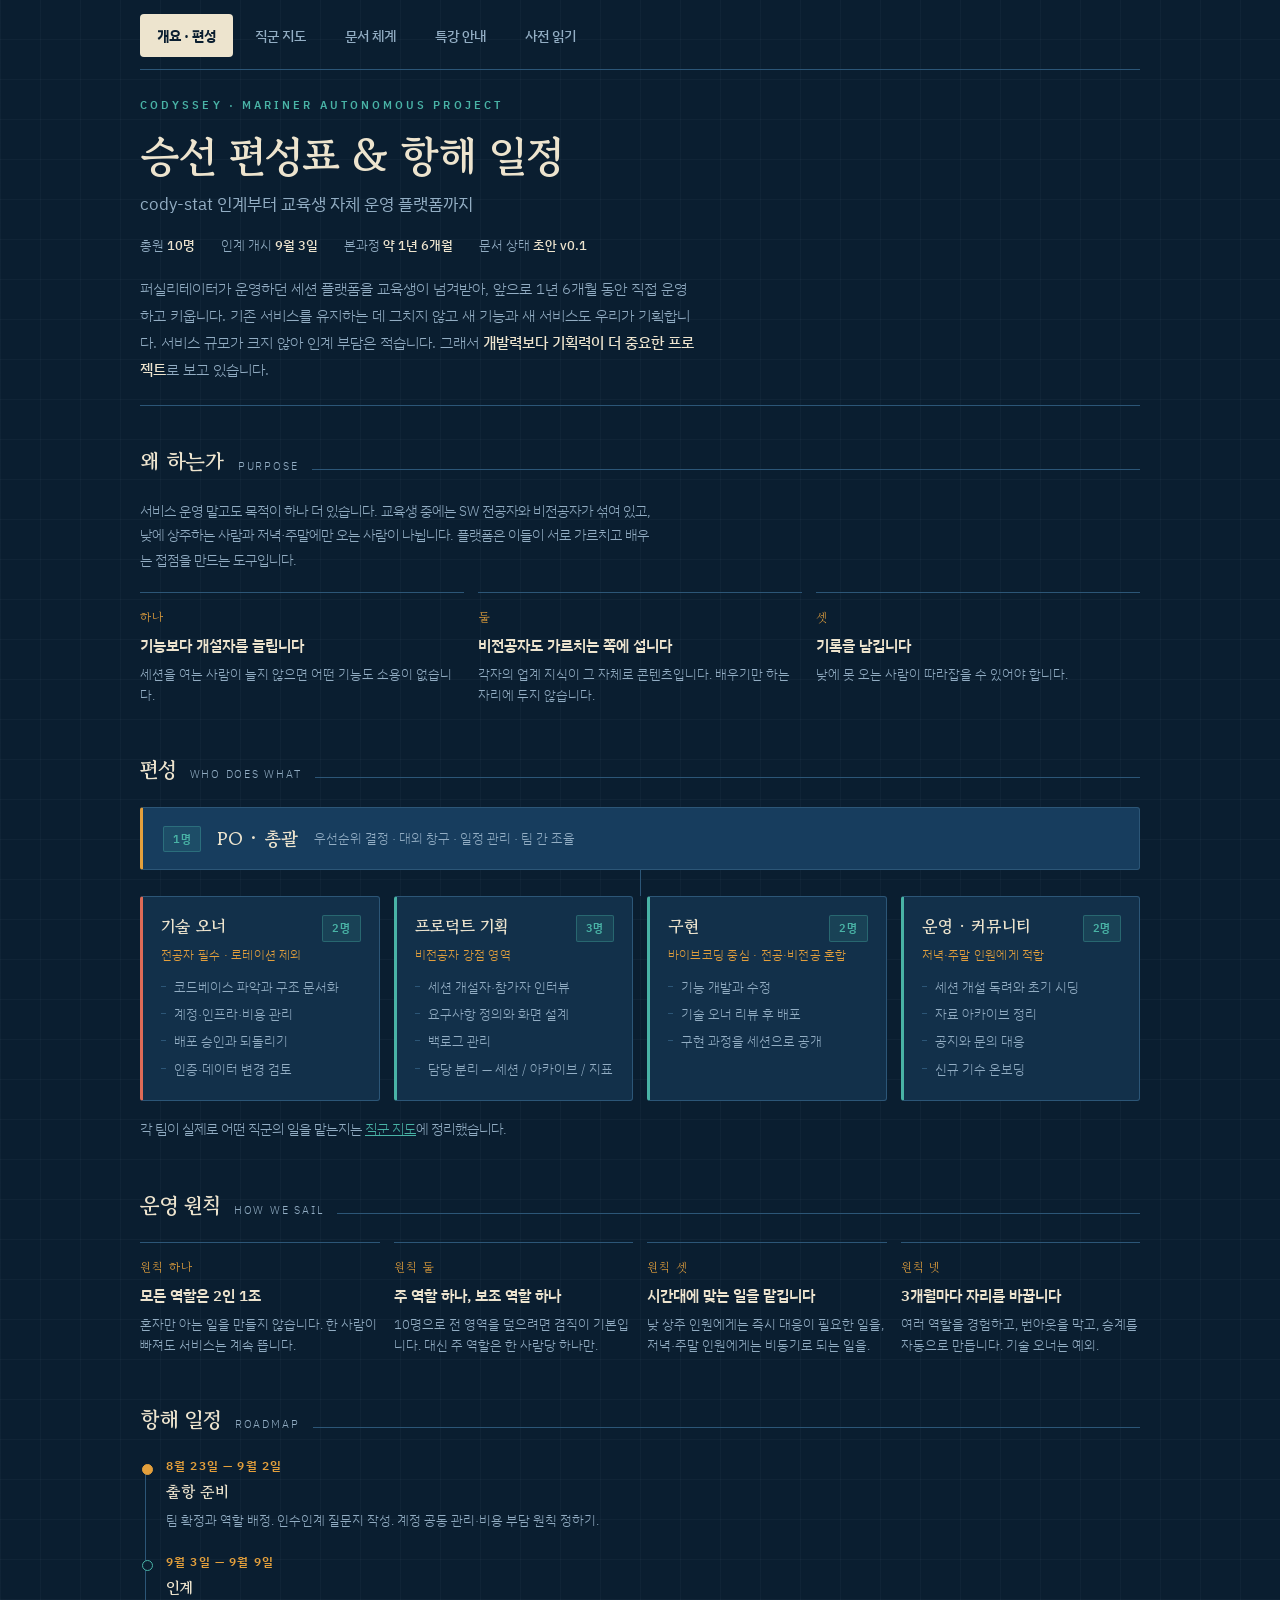
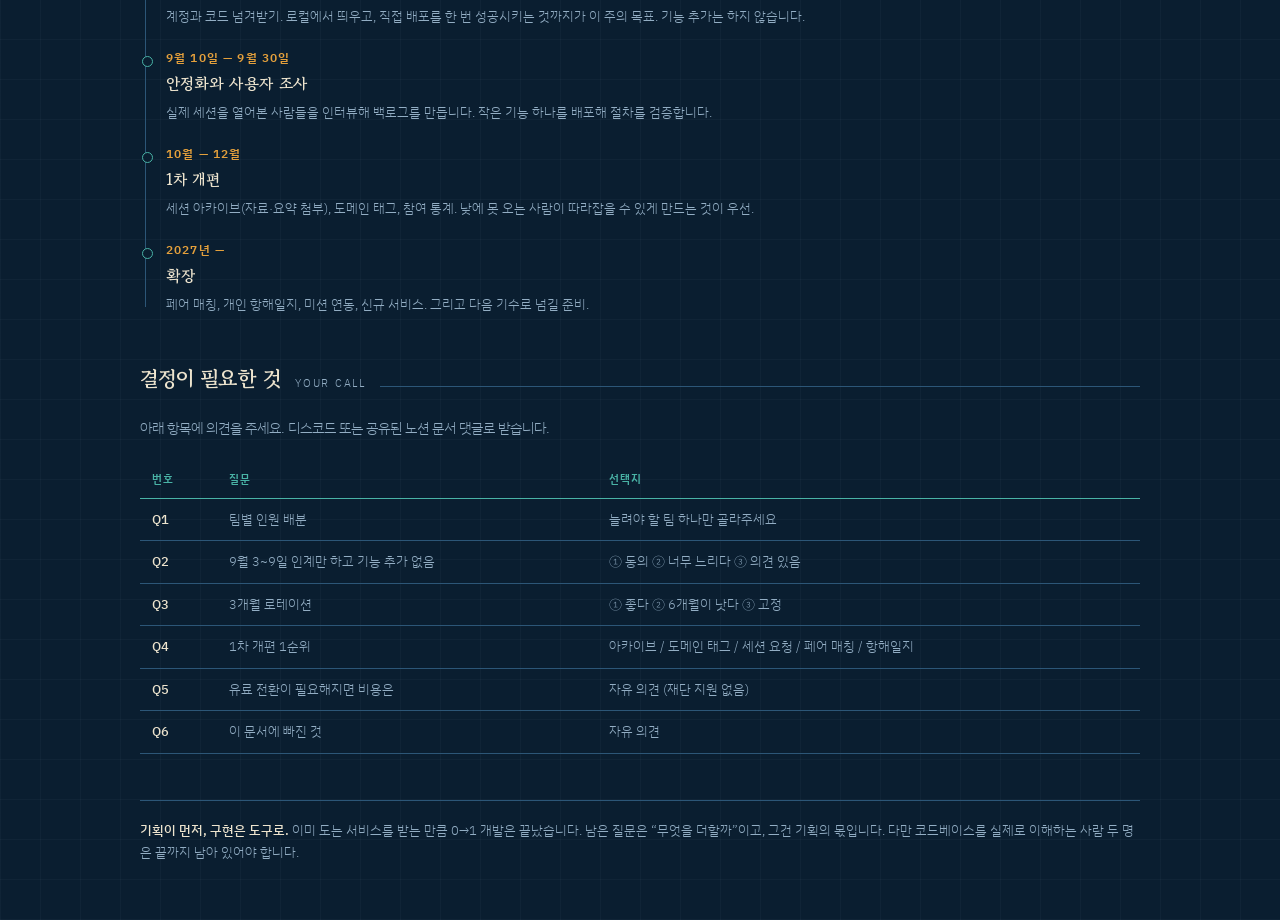
<file: index.html>
<!DOCTYPE html>
<html lang="ko">
<head>
<meta charset="utf-8">
<meta name="viewport" content="width=device-width, initial-scale=1">
<title>마리너 자율 프로젝트 — 편성표 &amp; 항해 일정</title>
<link rel="preconnect" href="https://fonts.googleapis.com">
<link rel="preconnect" href="https://fonts.gstatic.com" crossorigin>
<link href="https://fonts.googleapis.com/css2?family=Gowun+Batang:wght@400;700&family=IBM+Plex+Sans+KR:wght@300;400;500;600;700&display=swap" rel="stylesheet">
<link rel="stylesheet" href="style.css">
</head>
<body>
<div class="wrap">

  <nav>
    <a href="index.html" class="on">개요 · 편성</a>
    <a href="roles.html">직군 지도</a>
    <a href="docs.html">문서 체계</a>
    <a href="vibe-coding.html">특강 안내</a>
    <a href="ai-attitude.html">사전 읽기</a>
  </nav>

  <header>
    <div class="eyebrow">Codyssey · Mariner Autonomous Project</div>
    <h1>승선 편성표 &amp; 항해 일정
      <span class="sub">cody-stat 인계부터 교육생 자체 운영 플랫폼까지</span>
    </h1>
    <div class="meta">
      <span>총원 <b>10명</b></span>
      <span>인계 개시 <b>9월 3일</b></span>
      <span>본과정 <b>약 1년 6개월</b></span>
      <span>문서 상태 <b>초안 v0.1</b></span>
    </div>
    <p class="lede">퍼실리테이터가 운영하던 세션 플랫폼을 교육생이 넘겨받아, 앞으로 1년 6개월 동안 직접 운영하고 키웁니다. 기존 서비스를 유지하는 데 그치지 않고 새 기능과 새 서비스도 우리가 기획합니다. 서비스 규모가 크지 않아 인계 부담은 적습니다. 그래서 <b style="color:var(--parch);font-weight:500">개발력보다 기획력이 더 중요한 프로젝트</b>로 보고 있습니다.</p>
  </header>

  <section>
    <div class="sec-head"><h2>왜 하는가</h2><span class="tag">PURPOSE</span><div class="rule"></div></div>
    <p class="note">서비스 운영 말고도 목적이 하나 더 있습니다. 교육생 중에는 SW 전공자와 비전공자가 섞여 있고, 낮에 상주하는 사람과 저녁·주말에만 오는 사람이 나뉩니다. 플랫폼은 이들이 서로 가르치고 배우는 접점을 만드는 도구입니다.</p>
    <div class="rules">
      <div class="rule-item">
        <div class="n">하나</div>
        <h4>기능보다 개설자를 늘립니다</h4>
        <p>세션을 여는 사람이 늘지 않으면 어떤 기능도 소용이 없습니다.</p>
      </div>
      <div class="rule-item">
        <div class="n">둘</div>
        <h4>비전공자도 가르치는 쪽에 섭니다</h4>
        <p>각자의 업계 지식이 그 자체로 콘텐츠입니다. 배우기만 하는 자리에 두지 않습니다.</p>
      </div>
      <div class="rule-item">
        <div class="n">셋</div>
        <h4>기록을 남깁니다</h4>
        <p>낮에 못 오는 사람이 따라잡을 수 있어야 합니다.</p>
      </div>
    </div>
  </section>

  <section>
    <div class="sec-head"><h2>편성</h2><span class="tag">WHO DOES WHAT</span><div class="rule"></div></div>

    <div class="po">
      <span class="count">1명</span>
      <span class="who">PO · 총괄</span>
      <span class="desc">우선순위 결정 · 대외 창구 · 일정 관리 · 팀 간 조율</span>
    </div>
    <div class="mast"></div>

    <div class="grid">
      <div class="card accent-c">
        <div class="top"><h3>기술 오너</h3><span class="count">2명</span></div>
        <div class="why">전공자 필수 · 로테이션 제외</div>
        <ul>
          <li>코드베이스 파악과 구조 문서화</li>
          <li>계정·인프라·비용 관리</li>
          <li>배포 승인과 되돌리기</li>
          <li>인증·데이터 변경 검토</li>
        </ul>
      </div>
      <div class="card accent-t">
        <div class="top"><h3>프로덕트 기획</h3><span class="count">3명</span></div>
        <div class="why">비전공자 강점 영역</div>
        <ul>
          <li>세션 개설자·참가자 인터뷰</li>
          <li>요구사항 정의와 화면 설계</li>
          <li>백로그 관리</li>
          <li>담당 분리 — 세션 / 아카이브 / 지표</li>
        </ul>
      </div>
      <div class="card accent-t">
        <div class="top"><h3>구현</h3><span class="count">2명</span></div>
        <div class="why">바이브코딩 중심 · 전공·비전공 혼합</div>
        <ul>
          <li>기능 개발과 수정</li>
          <li>기술 오너 리뷰 후 배포</li>
          <li>구현 과정을 세션으로 공개</li>
        </ul>
      </div>
      <div class="card accent-t">
        <div class="top"><h3>운영 · 커뮤니티</h3><span class="count">2명</span></div>
        <div class="why">저녁·주말 인원에게 적합</div>
        <ul>
          <li>세션 개설 독려와 초기 시딩</li>
          <li>자료 아카이브 정리</li>
          <li>공지와 문의 대응</li>
          <li>신규 기수 온보딩</li>
        </ul>
      </div>
    </div>
    <p class="note" style="margin-top:16px">각 팀이 실제로 어떤 직군의 일을 맡는지는 <a href="roles.html" style="color:var(--teal)">직군 지도</a>에 정리했습니다.</p>
  </section>

  <section>
    <div class="sec-head"><h2>운영 원칙</h2><span class="tag">HOW WE SAIL</span><div class="rule"></div></div>
    <div class="rules">
      <div class="rule-item">
        <div class="n">원칙 하나</div>
        <h4>모든 역할은 2인 1조</h4>
        <p>혼자만 아는 일을 만들지 않습니다. 한 사람이 빠져도 서비스는 계속 뜹니다.</p>
      </div>
      <div class="rule-item">
        <div class="n">원칙 둘</div>
        <h4>주 역할 하나, 보조 역할 하나</h4>
        <p>10명으로 전 영역을 덮으려면 겸직이 기본입니다. 대신 주 역할은 한 사람당 하나만.</p>
      </div>
      <div class="rule-item">
        <div class="n">원칙 셋</div>
        <h4>시간대에 맞는 일을 맡깁니다</h4>
        <p>낮 상주 인원에게는 즉시 대응이 필요한 일을, 저녁·주말 인원에게는 비동기로 되는 일을.</p>
      </div>
      <div class="rule-item">
        <div class="n">원칙 넷</div>
        <h4>3개월마다 자리를 바꿉니다</h4>
        <p>여러 역할을 경험하고, 번아웃을 막고, 승계를 자동으로 만듭니다. 기술 오너는 예외.</p>
      </div>
    </div>
  </section>

  <section>
    <div class="sec-head"><h2>항해 일정</h2><span class="tag">ROADMAP</span><div class="rule"></div></div>
    <div class="voyage">
      <div class="leg now">
        <div class="when">8월 23일 — 9월 2일</div>
        <h4>출항 준비</h4>
        <p>팀 확정과 역할 배정. 인수인계 질문지 작성. 계정 공동 관리·비용 부담 원칙 정하기.</p>
      </div>
      <div class="leg">
        <div class="when">9월 3일 — 9월 9일</div>
        <h4>인계</h4>
        <p>계정과 코드 넘겨받기. 로컬에서 띄우고, 직접 배포를 한 번 성공시키는 것까지가 이 주의 목표. 기능 추가는 하지 않습니다.</p>
      </div>
      <div class="leg">
        <div class="when">9월 10일 — 9월 30일</div>
        <h4>안정화와 사용자 조사</h4>
        <p>실제 세션을 열어본 사람들을 인터뷰해 백로그를 만듭니다. 작은 기능 하나를 배포해 절차를 검증합니다.</p>
      </div>
      <div class="leg">
        <div class="when">10월 — 12월</div>
        <h4>1차 개편</h4>
        <p>세션 아카이브(자료·요약 첨부), 도메인 태그, 참여 통계. 낮에 못 오는 사람이 따라잡을 수 있게 만드는 것이 우선.</p>
      </div>
      <div class="leg">
        <div class="when">2027년 —</div>
        <h4>확장</h4>
        <p>페어 매칭, 개인 항해일지, 미션 연동, 신규 서비스. 그리고 다음 기수로 넘길 준비.</p>
      </div>
    </div>
  </section>

  <section>
    <div class="sec-head"><h2>결정이 필요한 것</h2><span class="tag">YOUR CALL</span><div class="rule"></div></div>
    <p class="note">아래 항목에 의견을 주세요. 디스코드 또는 공유된 노션 문서 댓글로 받습니다.</p>
    <table>
      <thead><tr><th>번호</th><th>질문</th><th>선택지</th></tr></thead>
      <tbody>
        <tr><td>Q1</td><td>팀별 인원 배분</td><td>늘려야 할 팀 하나만 골라주세요</td></tr>
        <tr><td>Q2</td><td>9월 3~9일 인계만 하고 기능 추가 없음</td><td>① 동의 ② 너무 느리다 ③ 의견 있음</td></tr>
        <tr><td>Q3</td><td>3개월 로테이션</td><td>① 좋다 ② 6개월이 낫다 ③ 고정</td></tr>
        <tr><td>Q4</td><td>1차 개편 1순위</td><td>아카이브 / 도메인 태그 / 세션 요청 / 페어 매칭 / 항해일지</td></tr>
        <tr><td>Q5</td><td>유료 전환이 필요해지면 비용은</td><td>자유 의견 (재단 지원 없음)</td></tr>
        <tr><td>Q6</td><td>이 문서에 빠진 것</td><td>자유 의견</td></tr>
      </tbody>
    </table>
  </section>

  <footer>
    <b>기획이 먼저, 구현은 도구로.</b> 이미 도는 서비스를 받는 만큼 0→1 개발은 끝났습니다. 남은 질문은 “무엇을 더할까”이고, 그건 기획의 몫입니다. 다만 코드베이스를 실제로 이해하는 사람 두 명은 끝까지 남아 있어야 합니다.
  </footer>

</div>
</body>
</html>
</file>
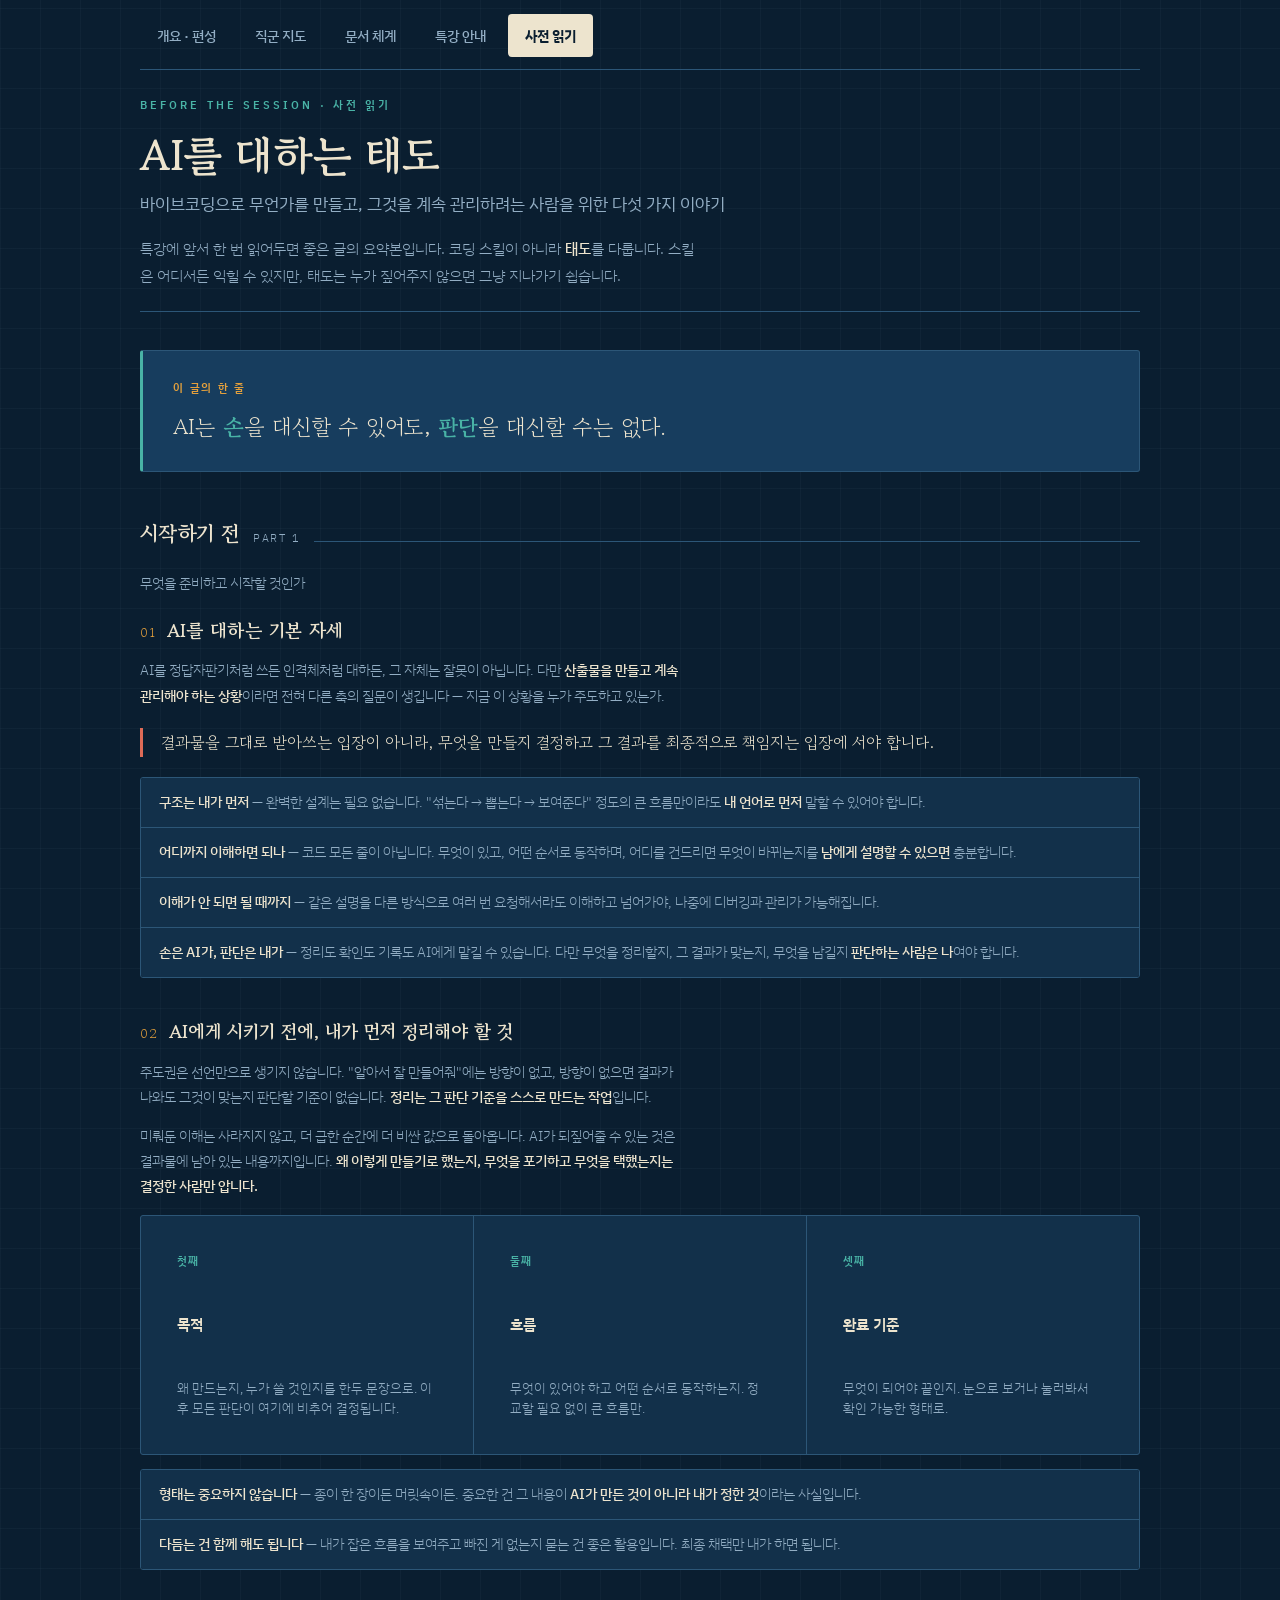
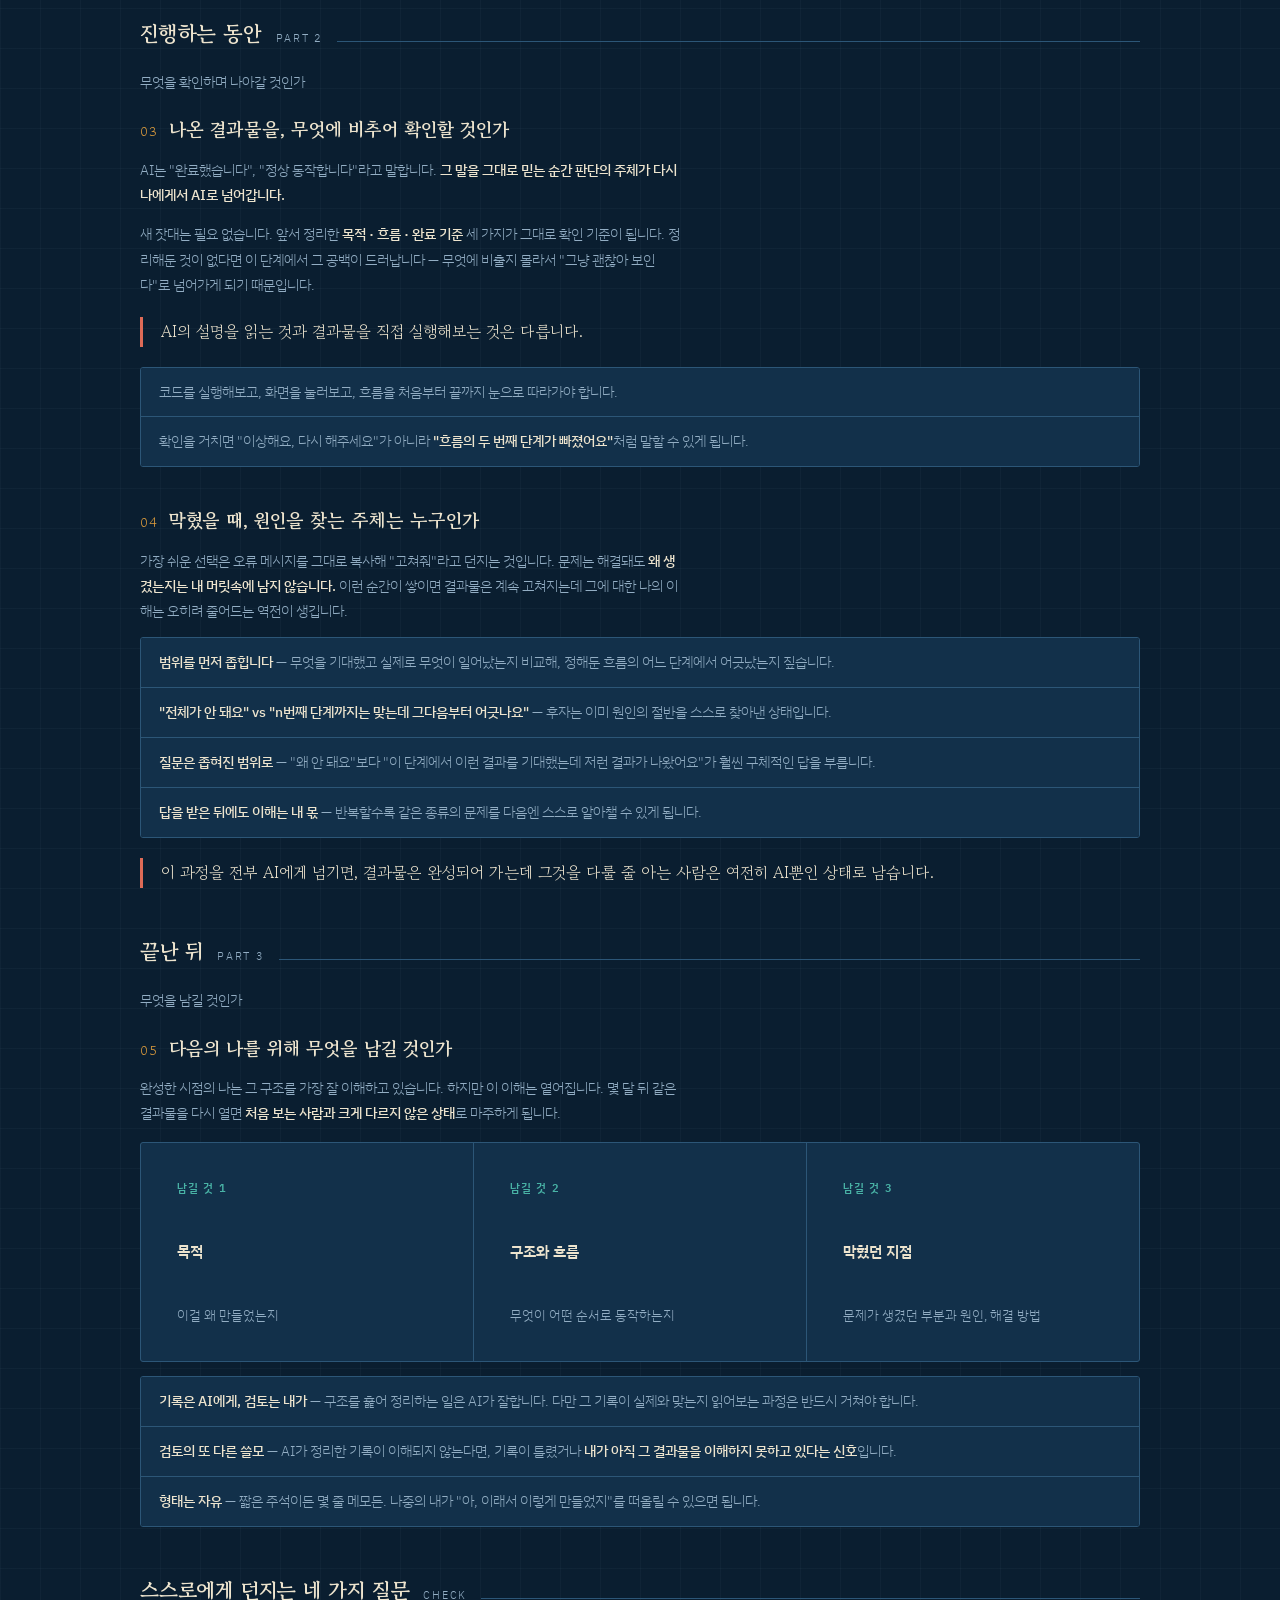
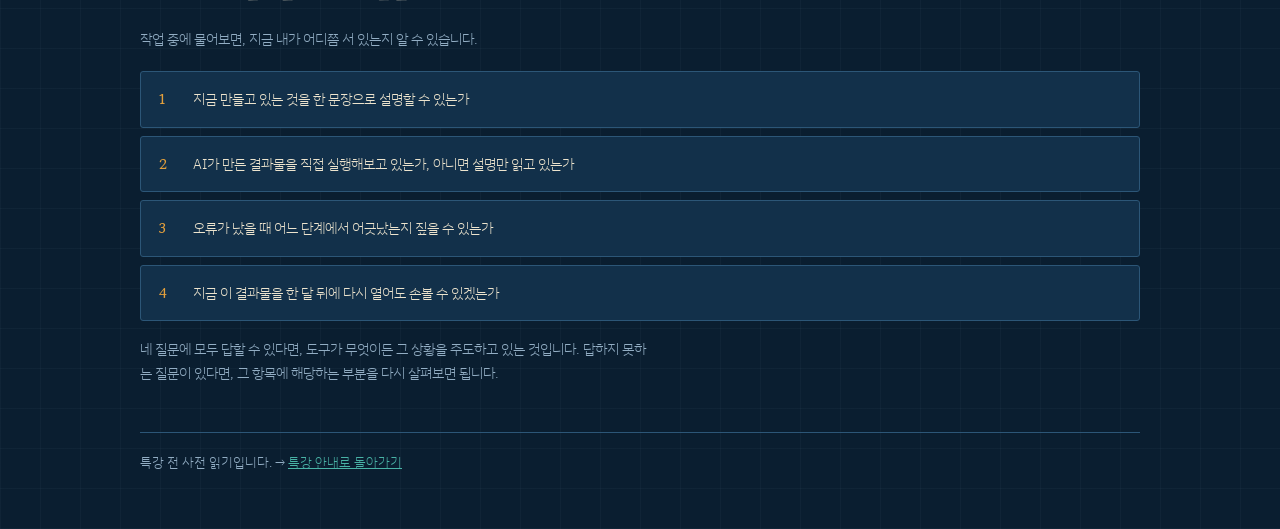
<file: ai-attitude.html>
<!DOCTYPE html>
<html lang="ko">
<head>
<meta charset="utf-8">
<meta name="viewport" content="width=device-width, initial-scale=1">
<title>AI를 대하는 태도 — 바이브코딩 특강 사전 읽기</title>
<link rel="preconnect" href="https://fonts.googleapis.com">
<link rel="preconnect" href="https://fonts.gstatic.com" crossorigin>
<link href="https://fonts.googleapis.com/css2?family=Gowun+Batang:wght@400;700&family=IBM+Plex+Sans+KR:wght@300;400;500;600;700&display=swap" rel="stylesheet">
<link rel="stylesheet" href="style.css">
</head>
<body>
<div class="wrap">

  <nav>
    <a href="index.html">개요 · 편성</a>
    <a href="roles.html">직군 지도</a>
    <a href="docs.html">문서 체계</a>
    <a href="vibe-coding.html">특강 안내</a>
    <a href="ai-attitude.html" class="on">사전 읽기</a>
  </nav>

  <header>
    <div class="eyebrow">Before the Session · 사전 읽기</div>
    <h1>AI를 대하는 태도
      <span class="sub">바이브코딩으로 무언가를 만들고, 그것을 계속 관리하려는 사람을 위한 다섯 가지 이야기</span>
    </h1>
    <p class="lede">특강에 앞서 한 번 읽어두면 좋은 글의 요약본입니다. 코딩 스킬이 아니라 <b style="color:var(--parch);font-weight:500">태도</b>를 다룹니다. 스킬은 어디서든 익힐 수 있지만, 태도는 누가 짚어주지 않으면 그냥 지나가기 쉽습니다.</p>
  </header>

  <div class="thesis">
    <div class="label">이 글의 한 줄</div>
    <p>AI는 <em>손</em>을 대신할 수 있어도, <em>판단</em>을 대신할 수는 없다.</p>
  </div>

  <section>
    <div class="sec-head"><h2>시작하기 전</h2><span class="tag">PART 1</span><div class="rule"></div></div>
    <p class="note">무엇을 준비하고 시작할 것인가</p>

    <div class="chapter">
      <div class="chapter-title"><span class="n">01</span><h3>AI를 대하는 기본 자세</h3></div>
      <p>AI를 정답자판기처럼 쓰든 인격체처럼 대하든, 그 자체는 잘못이 아닙니다. 다만 <b>산출물을 만들고 계속 관리해야 하는 상황</b>이라면 전혀 다른 축의 질문이 생깁니다 — 지금 이 상황을 누가 주도하고 있는가.</p>
      <div class="pull">결과물을 그대로 받아쓰는 입장이 아니라, 무엇을 만들지 결정하고 그 결과를 최종적으로 책임지는 입장에 서야 합니다.</div>
      <ul class="points">
        <li><b>구조는 내가 먼저</b> — 완벽한 설계는 필요 없습니다. "섞는다 → 뽑는다 → 보여준다" 정도의 큰 흐름만이라도 <b>내 언어로 먼저</b> 말할 수 있어야 합니다.</li>
        <li><b>어디까지 이해하면 되나</b> — 코드 모든 줄이 아닙니다. 무엇이 있고, 어떤 순서로 동작하며, 어디를 건드리면 무엇이 바뀌는지를 <b>남에게 설명할 수 있으면</b> 충분합니다.</li>
        <li><b>이해가 안 되면 될 때까지</b> — 같은 설명을 다른 방식으로 여러 번 요청해서라도 이해하고 넘어가야, 나중에 디버깅과 관리가 가능해집니다.</li>
        <li><b>손은 AI가, 판단은 내가</b> — 정리도 확인도 기록도 AI에게 맡길 수 있습니다. 다만 무엇을 정리할지, 그 결과가 맞는지, 무엇을 남길지 <b>판단하는 사람은 나</b>여야 합니다.</li>
      </ul>
    </div>

    <div class="chapter">
      <div class="chapter-title"><span class="n">02</span><h3>AI에게 시키기 전에, 내가 먼저 정리해야 할 것</h3></div>
      <p>주도권은 선언만으로 생기지 않습니다. "알아서 잘 만들어줘"에는 방향이 없고, 방향이 없으면 결과가 나와도 그것이 맞는지 판단할 기준이 없습니다. <b>정리는 그 판단 기준을 스스로 만드는 작업</b>입니다.</p>
      <p>미뤄둔 이해는 사라지지 않고, 더 급한 순간에 더 비싼 값으로 돌아옵니다. AI가 되짚어줄 수 있는 것은 결과물에 남아 있는 내용까지입니다. <b>왜 이렇게 만들기로 했는지, 무엇을 포기하고 무엇을 택했는지는 결정한 사람만 압니다.</b></p>
      <div class="triad">
        <div>
          <div class="k">첫째</div>
          <div class="t">목적</div>
          <div class="d">왜 만드는지, 누가 쓸 것인지를 한두 문장으로. 이후 모든 판단이 여기에 비추어 결정됩니다.</div>
        </div>
        <div>
          <div class="k">둘째</div>
          <div class="t">흐름</div>
          <div class="d">무엇이 있어야 하고 어떤 순서로 동작하는지. 정교할 필요 없이 큰 흐름만.</div>
        </div>
        <div>
          <div class="k">셋째</div>
          <div class="t">완료 기준</div>
          <div class="d">무엇이 되어야 끝인지. 눈으로 보거나 눌러봐서 확인 가능한 형태로.</div>
        </div>
      </div>
      <ul class="points">
        <li><b>형태는 중요하지 않습니다</b> — 종이 한 장이든 머릿속이든. 중요한 건 그 내용이 <b>AI가 만든 것이 아니라 내가 정한 것</b>이라는 사실입니다.</li>
        <li><b>다듬는 건 함께 해도 됩니다</b> — 내가 잡은 흐름을 보여주고 빠진 게 없는지 묻는 건 좋은 활용입니다. 최종 채택만 내가 하면 됩니다.</li>
      </ul>
    </div>
  </section>

  <section>
    <div class="sec-head"><h2>진행하는 동안</h2><span class="tag">PART 2</span><div class="rule"></div></div>
    <p class="note">무엇을 확인하며 나아갈 것인가</p>

    <div class="chapter">
      <div class="chapter-title"><span class="n">03</span><h3>나온 결과물을, 무엇에 비추어 확인할 것인가</h3></div>
      <p>AI는 "완료했습니다", "정상 동작합니다"라고 말합니다. <b>그 말을 그대로 믿는 순간 판단의 주체가 다시 나에게서 AI로 넘어갑니다.</b></p>
      <p>새 잣대는 필요 없습니다. 앞서 정리한 <b>목적 · 흐름 · 완료 기준</b> 세 가지가 그대로 확인 기준이 됩니다. 정리해둔 것이 없다면 이 단계에서 그 공백이 드러납니다 — 무엇에 비출지 몰라서 "그냥 괜찮아 보인다"로 넘어가게 되기 때문입니다.</p>
      <div class="pull">AI의 설명을 읽는 것과 결과물을 직접 실행해보는 것은 다릅니다.</div>
      <ul class="points">
        <li>코드를 실행해보고, 화면을 눌러보고, 흐름을 처음부터 끝까지 눈으로 따라가야 합니다.</li>
        <li>확인을 거치면 "이상해요, 다시 해주세요"가 아니라 <b>"흐름의 두 번째 단계가 빠졌어요"</b>처럼 말할 수 있게 됩니다.</li>
      </ul>
    </div>

    <div class="chapter">
      <div class="chapter-title"><span class="n">04</span><h3>막혔을 때, 원인을 찾는 주체는 누구인가</h3></div>
      <p>가장 쉬운 선택은 오류 메시지를 그대로 복사해 "고쳐줘"라고 던지는 것입니다. 문제는 해결돼도 <b>왜 생겼는지는 내 머릿속에 남지 않습니다.</b> 이런 순간이 쌓이면 결과물은 계속 고쳐지는데 그에 대한 나의 이해는 오히려 줄어드는 역전이 생깁니다.</p>
      <ul class="points">
        <li><b>범위를 먼저 좁힙니다</b> — 무엇을 기대했고 실제로 무엇이 일어났는지 비교해, 정해둔 흐름의 어느 단계에서 어긋났는지 짚습니다.</li>
        <li><b>"전체가 안 돼요" vs "n번째 단계까지는 맞는데 그다음부터 어긋나요"</b> — 후자는 이미 원인의 절반을 스스로 찾아낸 상태입니다.</li>
        <li><b>질문은 좁혀진 범위로</b> — "왜 안 돼요"보다 "이 단계에서 이런 결과를 기대했는데 저런 결과가 나왔어요"가 훨씬 구체적인 답을 부릅니다.</li>
        <li><b>답을 받은 뒤에도 이해는 내 몫</b> — 반복할수록 같은 종류의 문제를 다음엔 스스로 알아챌 수 있게 됩니다.</li>
      </ul>
      <div class="pull">이 과정을 전부 AI에게 넘기면, 결과물은 완성되어 가는데 그것을 다룰 줄 아는 사람은 여전히 AI뿐인 상태로 남습니다.</div>
    </div>
  </section>

  <section>
    <div class="sec-head"><h2>끝난 뒤</h2><span class="tag">PART 3</span><div class="rule"></div></div>
    <p class="note">무엇을 남길 것인가</p>

    <div class="chapter">
      <div class="chapter-title"><span class="n">05</span><h3>다음의 나를 위해 무엇을 남길 것인가</h3></div>
      <p>완성한 시점의 나는 그 구조를 가장 잘 이해하고 있습니다. 하지만 이 이해는 옅어집니다. 몇 달 뒤 같은 결과물을 다시 열면 <b>처음 보는 사람과 크게 다르지 않은 상태</b>로 마주하게 됩니다.</p>
      <div class="triad">
        <div>
          <div class="k">남길 것 1</div>
          <div class="t">목적</div>
          <div class="d">이걸 왜 만들었는지</div>
        </div>
        <div>
          <div class="k">남길 것 2</div>
          <div class="t">구조와 흐름</div>
          <div class="d">무엇이 어떤 순서로 동작하는지</div>
        </div>
        <div>
          <div class="k">남길 것 3</div>
          <div class="t">막혔던 지점</div>
          <div class="d">문제가 생겼던 부분과 원인, 해결 방법</div>
        </div>
      </div>
      <ul class="points">
        <li><b>기록은 AI에게, 검토는 내가</b> — 구조를 훑어 정리하는 일은 AI가 잘합니다. 다만 그 기록이 실제와 맞는지 읽어보는 과정은 반드시 거쳐야 합니다.</li>
        <li><b>검토의 또 다른 쓸모</b> — AI가 정리한 기록이 이해되지 않는다면, 기록이 틀렸거나 <b>내가 아직 그 결과물을 이해하지 못하고 있다는 신호</b>입니다.</li>
        <li><b>형태는 자유</b> — 짧은 주석이든 몇 줄 메모든. 나중의 내가 "아, 이래서 이렇게 만들었지"를 떠올릴 수 있으면 됩니다.</li>
      </ul>
    </div>
  </section>

  <section>
    <div class="sec-head"><h2>스스로에게 던지는 네 가지 질문</h2><span class="tag">CHECK</span><div class="rule"></div></div>
    <p class="note">작업 중에 물어보면, 지금 내가 어디쯤 서 있는지 알 수 있습니다.</p>
    <ol class="questions">
      <li>지금 만들고 있는 것을 한 문장으로 설명할 수 있는가</li>
      <li>AI가 만든 결과물을 직접 실행해보고 있는가, 아니면 설명만 읽고 있는가</li>
      <li>오류가 났을 때 어느 단계에서 어긋났는지 짚을 수 있는가</li>
      <li>지금 이 결과물을 한 달 뒤에 다시 열어도 손볼 수 있겠는가</li>
    </ol>
    <p class="note" style="margin-top:16px">네 질문에 모두 답할 수 있다면, 도구가 무엇이든 그 상황을 주도하고 있는 것입니다. 답하지 못하는 질문이 있다면, 그 항목에 해당하는 부분을 다시 살펴보면 됩니다.</p>
  </section>

  <footer>
    특강 전 사전 읽기입니다. → <a href="vibe-coding.html">특강 안내로 돌아가기</a>
  </footer>

</div>
</body>
</html>
</file>
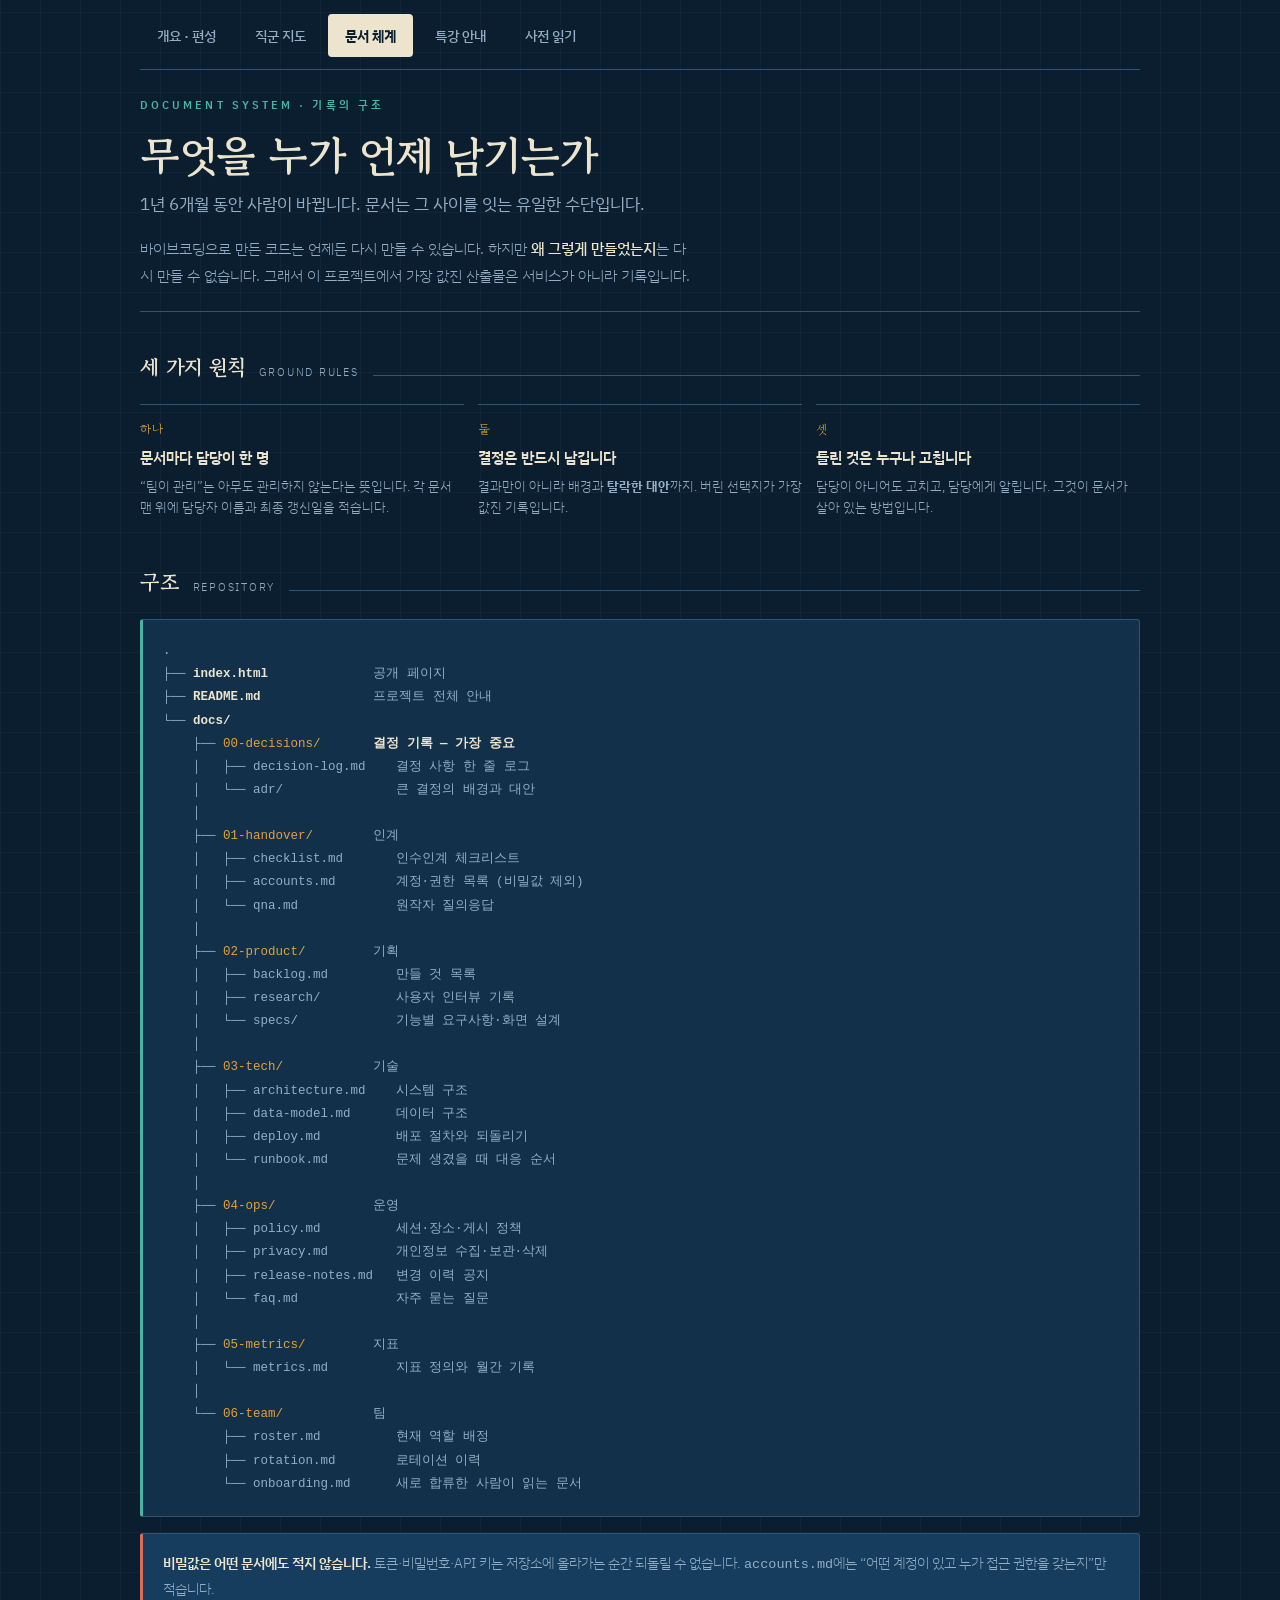
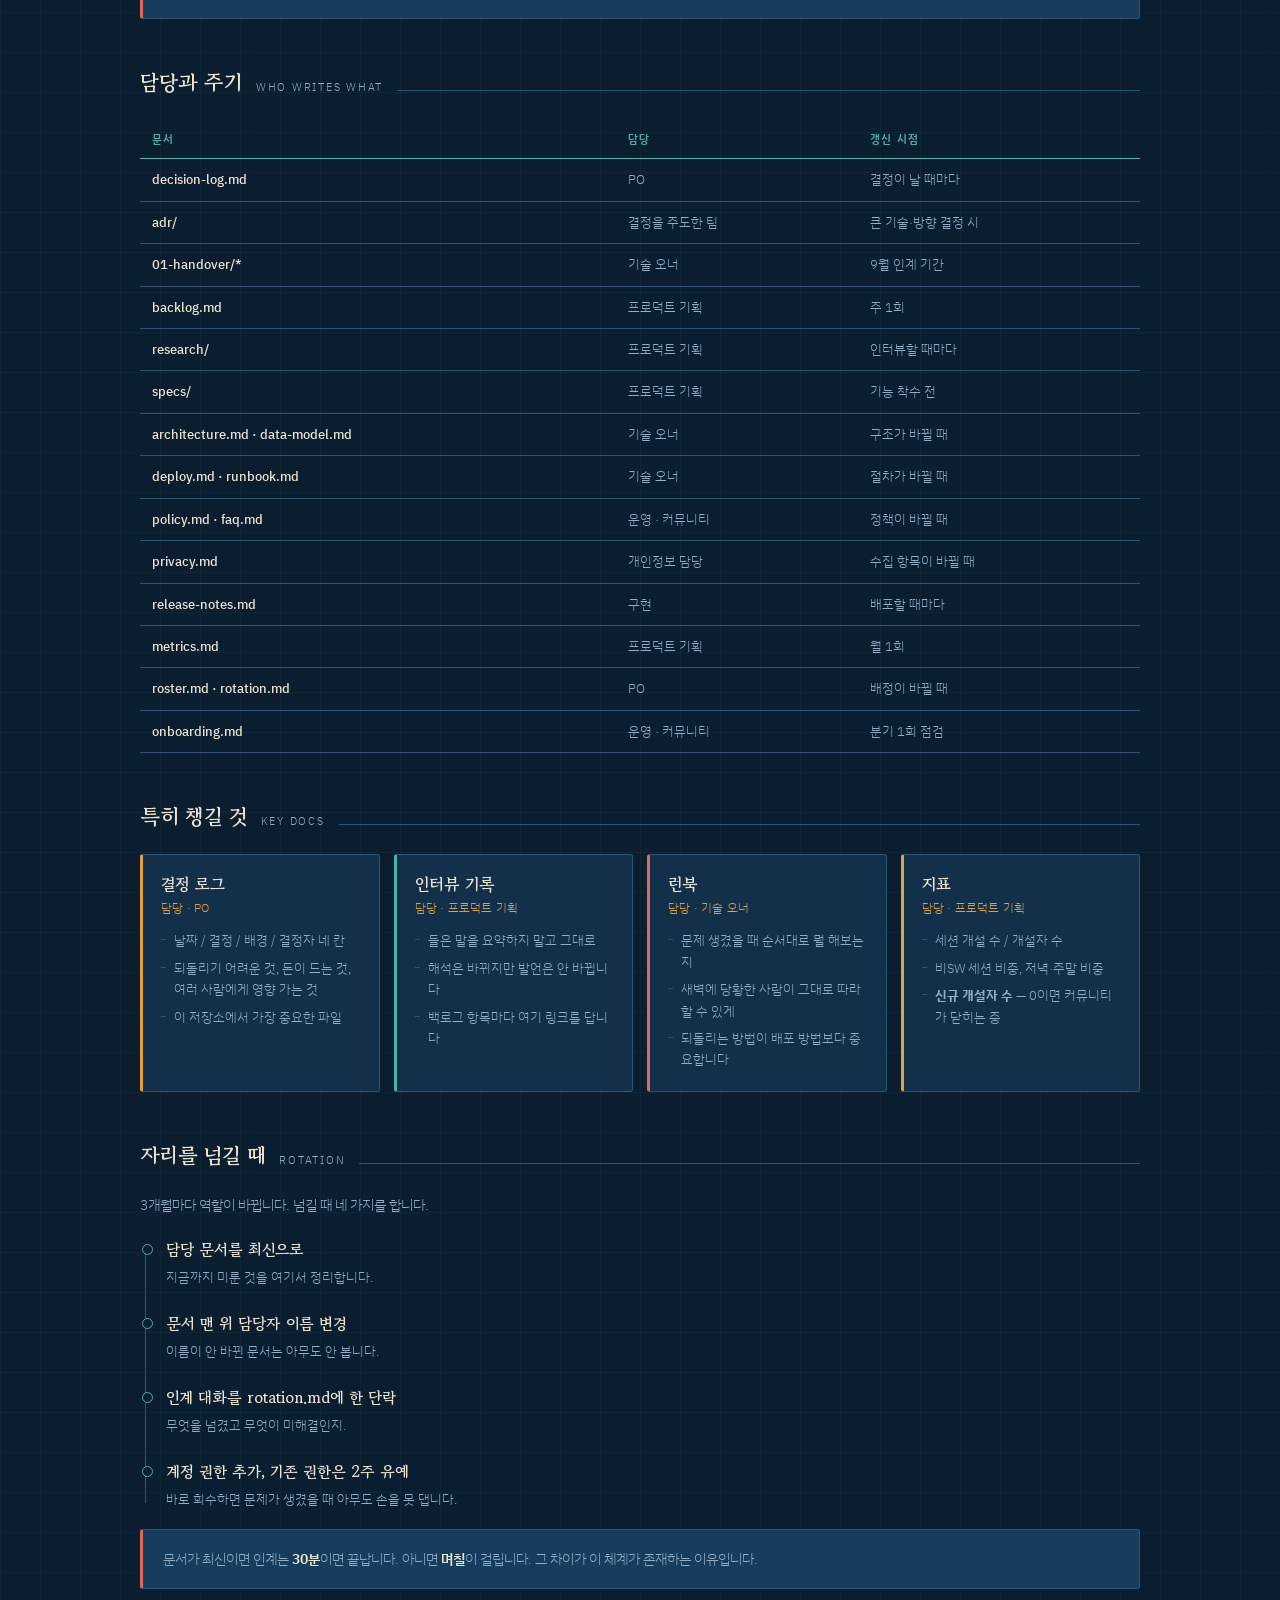
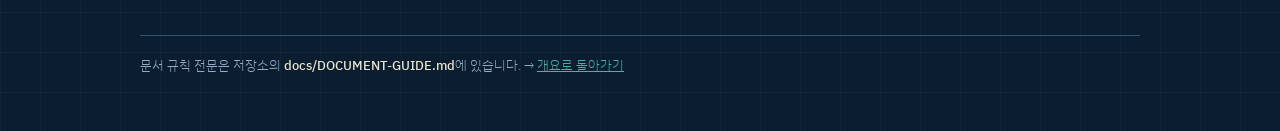
<file: docs.html>
<!DOCTYPE html>
<html lang="ko">
<head>
<meta charset="utf-8">
<meta name="viewport" content="width=device-width, initial-scale=1">
<title>문서 체계 — 무엇을 누가 언제 남기는가</title>
<link rel="preconnect" href="https://fonts.googleapis.com">
<link rel="preconnect" href="https://fonts.gstatic.com" crossorigin>
<link href="https://fonts.googleapis.com/css2?family=Gowun+Batang:wght@400;700&family=IBM+Plex+Sans+KR:wght@300;400;500;600;700&display=swap" rel="stylesheet">
<link rel="stylesheet" href="style.css">
</head>
<body>
<div class="wrap">

  <nav>
    <a href="index.html">개요 · 편성</a>
    <a href="roles.html">직군 지도</a>
    <a href="docs.html" class="on">문서 체계</a>
    <a href="vibe-coding.html">특강 안내</a>
    <a href="ai-attitude.html">사전 읽기</a>
  </nav>

  <header>
    <div class="eyebrow">Document System · 기록의 구조</div>
    <h1>무엇을 누가 언제 남기는가
      <span class="sub">1년 6개월 동안 사람이 바뀝니다. 문서는 그 사이를 잇는 유일한 수단입니다.</span>
    </h1>
    <p class="lede">바이브코딩으로 만든 코드는 언제든 다시 만들 수 있습니다. 하지만 <b style="color:var(--parch);font-weight:500">왜 그렇게 만들었는지</b>는 다시 만들 수 없습니다. 그래서 이 프로젝트에서 가장 값진 산출물은 서비스가 아니라 기록입니다.</p>
  </header>

  <section>
    <div class="sec-head"><h2>세 가지 원칙</h2><span class="tag">GROUND RULES</span><div class="rule"></div></div>
    <div class="rules">
      <div class="rule-item">
        <div class="n">하나</div>
        <h4>문서마다 담당이 한 명</h4>
        <p>“팀이 관리”는 아무도 관리하지 않는다는 뜻입니다. 각 문서 맨 위에 담당자 이름과 최종 갱신일을 적습니다.</p>
      </div>
      <div class="rule-item">
        <div class="n">둘</div>
        <h4>결정은 반드시 남깁니다</h4>
        <p>결과만이 아니라 배경과 <b>탈락한 대안</b>까지. 버린 선택지가 가장 값진 기록입니다.</p>
      </div>
      <div class="rule-item">
        <div class="n">셋</div>
        <h4>틀린 것은 누구나 고칩니다</h4>
        <p>담당이 아니어도 고치고, 담당에게 알립니다. 그것이 문서가 살아 있는 방법입니다.</p>
      </div>
    </div>
  </section>

  <section>
    <div class="sec-head"><h2>구조</h2><span class="tag">REPOSITORY</span><div class="rule"></div></div>
<pre class="tree">.
├── <b>index.html</b>              공개 페이지
├── <b>README.md</b>               프로젝트 전체 안내
└── <b>docs/</b>
    ├── <i>00-decisions/</i>       <b>결정 기록 — 가장 중요</b>
    │   ├── decision-log.md    결정 사항 한 줄 로그
    │   └── adr/               큰 결정의 배경과 대안
    │
    ├── <i>01-handover/</i>        인계
    │   ├── checklist.md       인수인계 체크리스트
    │   ├── accounts.md        계정·권한 목록 (비밀값 제외)
    │   └── qna.md             원작자 질의응답
    │
    ├── <i>02-product/</i>         기획
    │   ├── backlog.md         만들 것 목록
    │   ├── research/          사용자 인터뷰 기록
    │   └── specs/             기능별 요구사항·화면 설계
    │
    ├── <i>03-tech/</i>            기술
    │   ├── architecture.md    시스템 구조
    │   ├── data-model.md      데이터 구조
    │   ├── deploy.md          배포 절차와 되돌리기
    │   └── runbook.md         문제 생겼을 때 대응 순서
    │
    ├── <i>04-ops/</i>             운영
    │   ├── policy.md          세션·장소·게시 정책
    │   ├── privacy.md         개인정보 수집·보관·삭제
    │   ├── release-notes.md   변경 이력 공지
    │   └── faq.md             자주 묻는 질문
    │
    ├── <i>05-metrics/</i>         지표
    │   └── metrics.md         지표 정의와 월간 기록
    │
    └── <i>06-team/</i>            팀
        ├── roster.md          현재 역할 배정
        ├── rotation.md        로테이션 이력
        └── onboarding.md      새로 합류한 사람이 읽는 문서</pre>
    <div class="callout" style="margin-top:16px">
      <b>비밀값은 어떤 문서에도 적지 않습니다.</b> 토큰·비밀번호·API 키는 저장소에 올라가는 순간 되돌릴 수 없습니다. <code>accounts.md</code>에는 “어떤 계정이 있고 누가 접근 권한을 갖는지”만 적습니다.
    </div>
  </section>

  <section>
    <div class="sec-head"><h2>담당과 주기</h2><span class="tag">WHO WRITES WHAT</span><div class="rule"></div></div>
    <table>
      <thead><tr><th>문서</th><th>담당</th><th>갱신 시점</th></tr></thead>
      <tbody>
        <tr><td>decision-log.md</td><td>PO</td><td>결정이 날 때마다</td></tr>
        <tr><td>adr/</td><td>결정을 주도한 팀</td><td>큰 기술·방향 결정 시</td></tr>
        <tr><td>01-handover/*</td><td>기술 오너</td><td>9월 인계 기간</td></tr>
        <tr><td>backlog.md</td><td>프로덕트 기획</td><td>주 1회</td></tr>
        <tr><td>research/</td><td>프로덕트 기획</td><td>인터뷰할 때마다</td></tr>
        <tr><td>specs/</td><td>프로덕트 기획</td><td>기능 착수 전</td></tr>
        <tr><td>architecture.md · data-model.md</td><td>기술 오너</td><td>구조가 바뀔 때</td></tr>
        <tr><td>deploy.md · runbook.md</td><td>기술 오너</td><td>절차가 바뀔 때</td></tr>
        <tr><td>policy.md · faq.md</td><td>운영 · 커뮤니티</td><td>정책이 바뀔 때</td></tr>
        <tr><td>privacy.md</td><td>개인정보 담당</td><td>수집 항목이 바뀔 때</td></tr>
        <tr><td>release-notes.md</td><td>구현</td><td>배포할 때마다</td></tr>
        <tr><td>metrics.md</td><td>프로덕트 기획</td><td>월 1회</td></tr>
        <tr><td>roster.md · rotation.md</td><td>PO</td><td>배정이 바뀔 때</td></tr>
        <tr><td>onboarding.md</td><td>운영 · 커뮤니티</td><td>분기 1회 점검</td></tr>
      </tbody>
    </table>
  </section>

  <section>
    <div class="sec-head"><h2>특히 챙길 것</h2><span class="tag">KEY DOCS</span><div class="rule"></div></div>
    <div class="grid">
      <div class="card accent-b">
        <div class="top"><h3>결정 로그</h3></div>
        <div class="why">담당 · PO</div>
        <ul>
          <li>날짜 / 결정 / 배경 / 결정자 네 칸</li>
          <li>되돌리기 어려운 것, 돈이 드는 것, 여러 사람에게 영향 가는 것</li>
          <li>이 저장소에서 가장 중요한 파일</li>
        </ul>
      </div>
      <div class="card accent-t">
        <div class="top"><h3>인터뷰 기록</h3></div>
        <div class="why">담당 · 프로덕트 기획</div>
        <ul>
          <li>들은 말을 요약하지 말고 그대로</li>
          <li>해석은 바뀌지만 발언은 안 바뀝니다</li>
          <li>백로그 항목마다 여기 링크를 답니다</li>
        </ul>
      </div>
      <div class="card accent-c">
        <div class="top"><h3>런북</h3></div>
        <div class="why">담당 · 기술 오너</div>
        <ul>
          <li>문제 생겼을 때 순서대로 뭘 해보는지</li>
          <li>새벽에 당황한 사람이 그대로 따라 할 수 있게</li>
          <li>되돌리는 방법이 배포 방법보다 중요합니다</li>
        </ul>
      </div>
      <div class="card accent-b">
        <div class="top"><h3>지표</h3></div>
        <div class="why">담당 · 프로덕트 기획</div>
        <ul>
          <li>세션 개설 수 / 개설자 수</li>
          <li>비SW 세션 비중, 저녁·주말 비중</li>
          <li><b>신규 개설자 수</b> — 0이면 커뮤니티가 닫히는 중</li>
        </ul>
      </div>
    </div>
  </section>

  <section>
    <div class="sec-head"><h2>자리를 넘길 때</h2><span class="tag">ROTATION</span><div class="rule"></div></div>
    <p class="note">3개월마다 역할이 바뀝니다. 넘길 때 네 가지를 합니다.</p>
    <div class="voyage">
      <div class="leg"><h4>담당 문서를 최신으로</h4><p>지금까지 미룬 것을 여기서 정리합니다.</p></div>
      <div class="leg"><h4>문서 맨 위 담당자 이름 변경</h4><p>이름이 안 바뀐 문서는 아무도 안 봅니다.</p></div>
      <div class="leg"><h4>인계 대화를 rotation.md에 한 단락</h4><p>무엇을 넘겼고 무엇이 미해결인지.</p></div>
      <div class="leg"><h4>계정 권한 추가, 기존 권한은 2주 유예</h4><p>바로 회수하면 문제가 생겼을 때 아무도 손을 못 댑니다.</p></div>
    </div>
    <div class="callout" style="margin-top:18px">
      문서가 최신이면 인계는 <b>30분</b>이면 끝납니다. 아니면 <b>며칠</b>이 걸립니다. 그 차이가 이 체계가 존재하는 이유입니다.
    </div>
  </section>

  <footer>
    문서 규칙 전문은 저장소의 <b>docs/DOCUMENT-GUIDE.md</b>에 있습니다. → <a href="index.html">개요로 돌아가기</a>
  </footer>

</div>
</body>
</html>
</file>
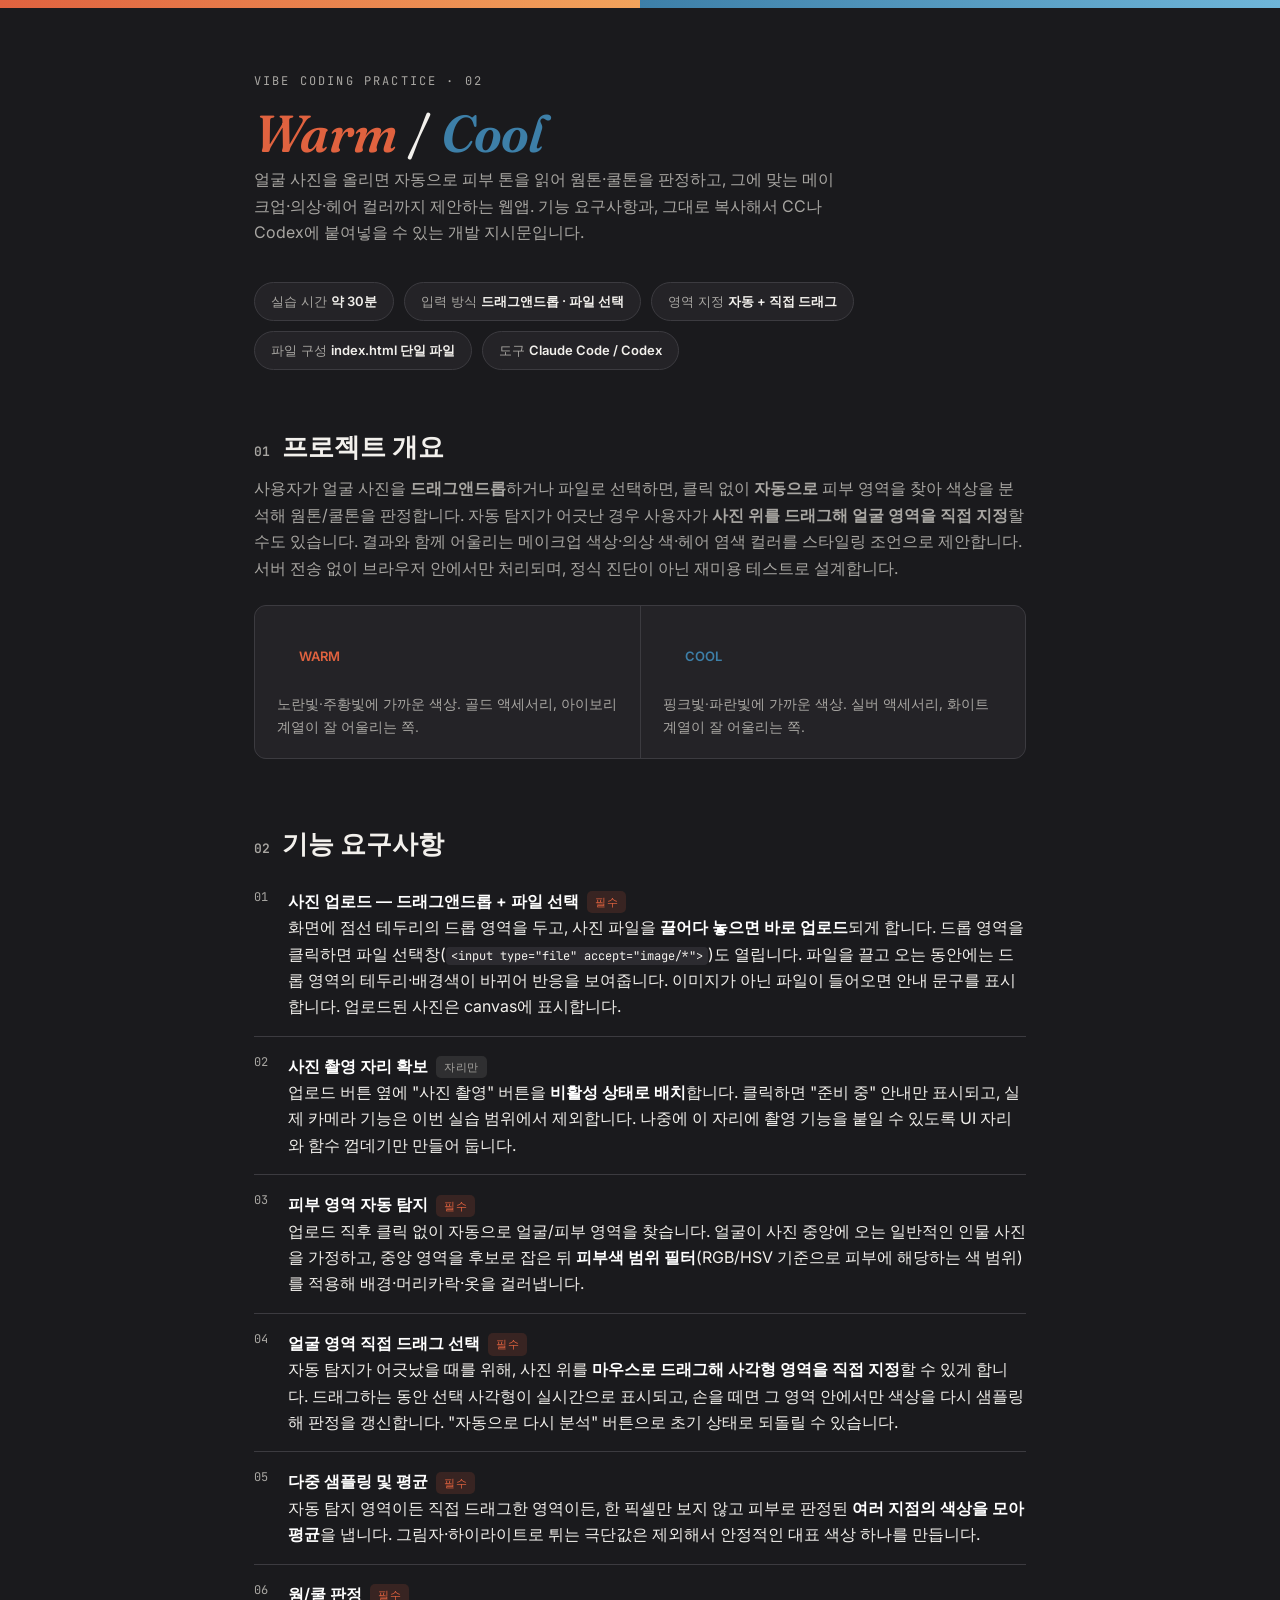
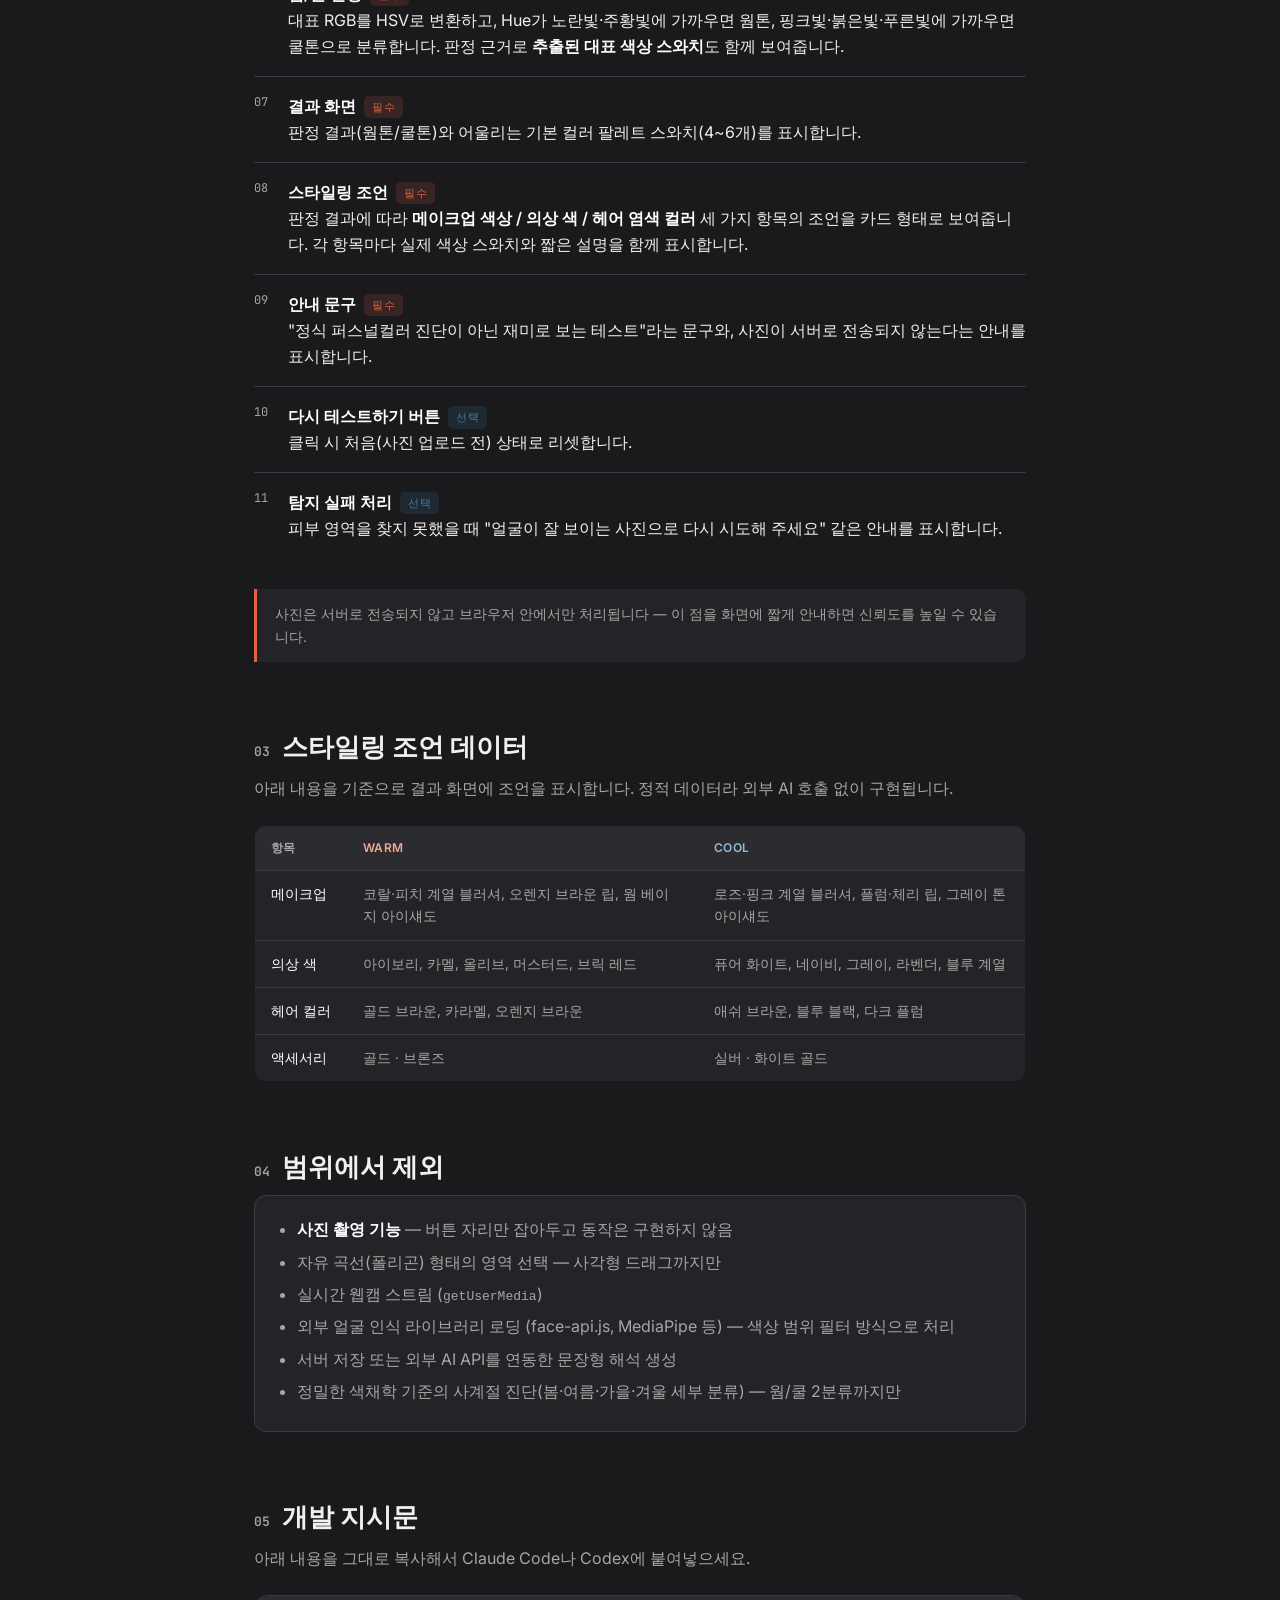
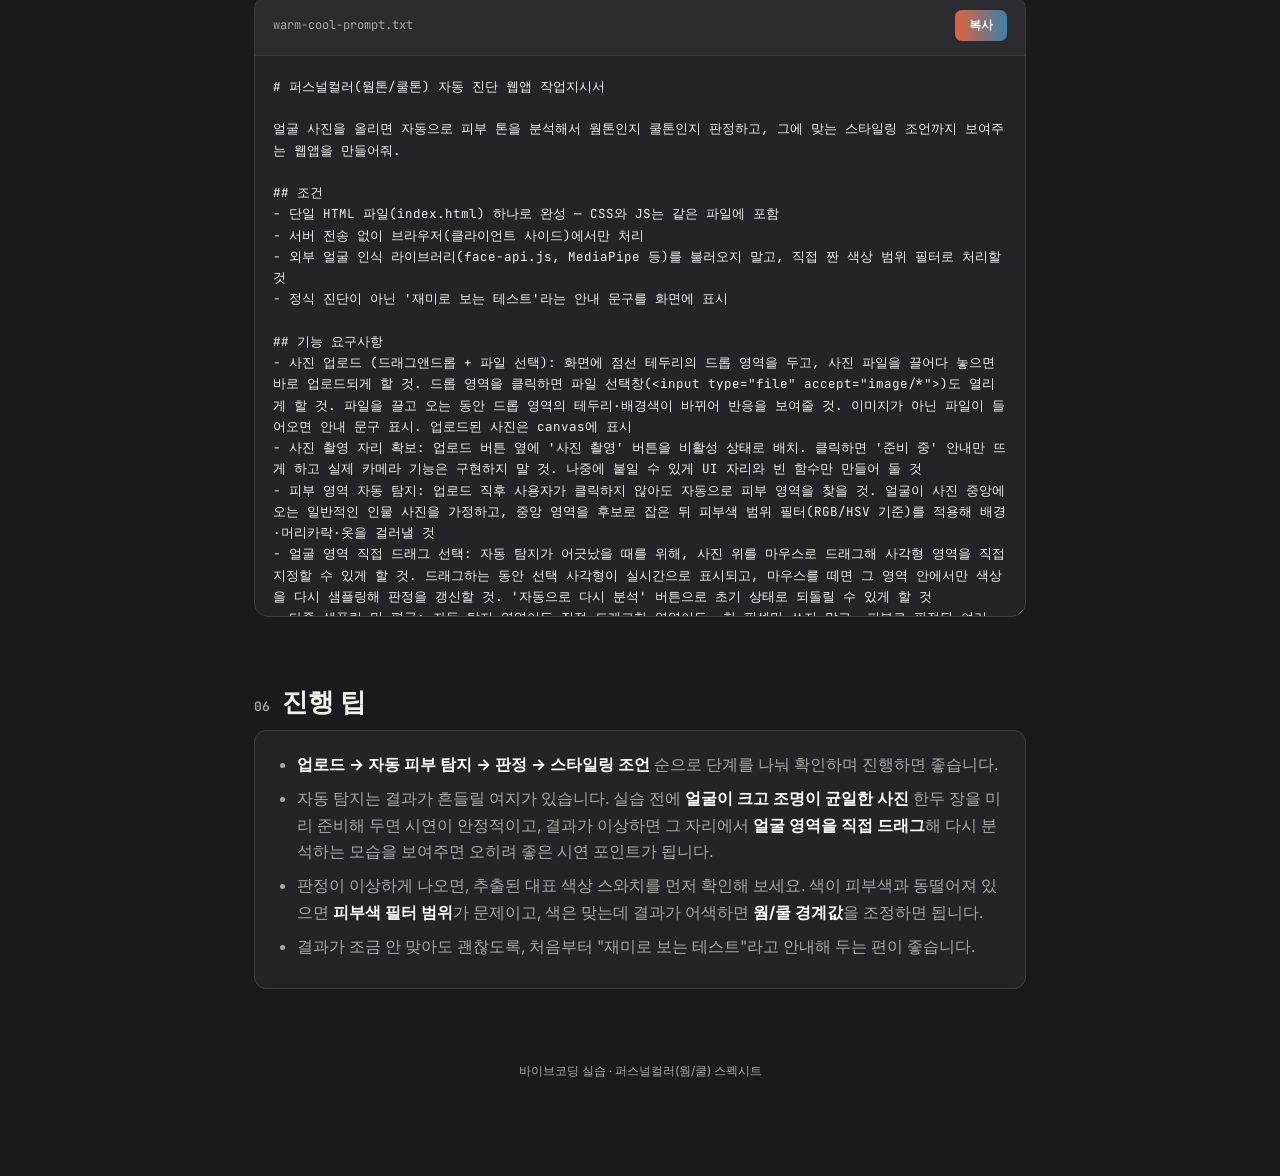
<file: personal-color-spec.html>
<!DOCTYPE html>
<html lang="ko">
<head>
<meta charset="UTF-8">
<meta name="viewport" content="width=device-width, initial-scale=1">
<title>WARM / COOL — 퍼스널컬러 진단 실습 스펙시트</title>
<link rel="preconnect" href="https://fonts.googleapis.com">
<link rel="preconnect" href="https://fonts.gstatic.com" crossorigin>
<link href="https://fonts.googleapis.com/css2?family=Fraunces:ital,wght@0,500;0,600;1,500&family=Inter:wght@400;500;600;700&family=JetBrains+Mono:wght@400;500&display=swap" rel="stylesheet">
<style>
  :root{
    --bg:#1a1a1d;
    --surface:#242327;
    --surface-2:#2c2b30;
    --line:#3c3b40;
    --warm:#e0623f;
    --cool:#3d7fa8;
    --text:#f2f0ec;
    --text-dim:#a8a6a2;
  }
  *{box-sizing:border-box;}
  body{
    margin:0;
    background:var(--bg);
    color:var(--text);
    font-family:'Inter',sans-serif;
    line-height:1.65;
  }
  .wrap{max-width:820px;margin:0 auto;padding:0 24px 96px;}
  .hero{display:flex;height:8px;}
  .hero .half{flex:1;}
  .hero .warm{background:linear-gradient(90deg,#e0623f,#f2a35c);}
  .hero .cool{background:linear-gradient(90deg,#3d7fa8,#6fb6d9);}
  .hero-inner{padding:64px 0 0;}
  .eyebrow{
    font-family:'JetBrains Mono',monospace;font-size:12px;letter-spacing:.18em;
    color:var(--text-dim);text-transform:uppercase;margin:0 0 14px;
  }
  h1{font-family:'Fraunces',serif;font-weight:600;font-size:52px;line-height:1.05;margin:0 0 6px;letter-spacing:-.01em;}
  h1 .w{color:var(--warm);font-style:italic;}
  h1 .c{color:var(--cool);font-style:italic;}
  .subtitle{color:var(--text-dim);font-size:16px;margin:0 0 36px;max-width:58ch;}
  .badges{display:flex;flex-wrap:wrap;gap:10px;margin-bottom:56px;}
  .badge{border:1px solid var(--line);background:var(--surface);border-radius:999px;padding:8px 16px;font-size:13px;color:var(--text-dim);}
  .badge b{color:var(--text);font-weight:600;}
  h2{font-family:'Fraunces',serif;font-weight:600;font-size:26px;margin:64px 0 6px;display:flex;align-items:baseline;gap:12px;}
  h2 .num{font-family:'JetBrains Mono',monospace;font-size:13px;color:var(--text-dim);font-style:normal;}
  h2:first-of-type{margin-top:0;}
  p{color:var(--text-dim);margin:0 0 16px;}
  .section-desc{margin-bottom:24px;}
  .split-note{display:flex;gap:1px;background:var(--line);border:1px solid var(--line);border-radius:12px;overflow:hidden;margin-bottom:32px;}
  .split-note div{flex:1;background:var(--surface);padding:20px 22px;}
  .split-note .warm-label{color:var(--warm);font-weight:600;font-size:13px;margin-bottom:6px;}
  .split-note .cool-label{color:var(--cool);font-weight:600;font-size:13px;margin-bottom:6px;}
  .split-note p{margin:0;font-size:13.5px;color:var(--text-dim);}
  .req-list{list-style:none;margin:0 0 32px;padding:0;}
  .req-list li{position:relative;padding:16px 0 16px 34px;border-bottom:1px solid var(--line);}
  .req-list li:last-child{border-bottom:none;}
  .req-list .idx{position:absolute;left:0;top:16px;font-family:'JetBrains Mono',monospace;font-size:12px;color:var(--text-dim);}
  .req-list b{color:#fff;font-weight:600;}
  .req-list code{font-family:'JetBrains Mono',monospace;font-size:12px;background:var(--surface-2);padding:1px 5px;border-radius:4px;color:var(--text);}
  .tier{display:inline-block;font-family:'JetBrains Mono',monospace;font-size:11px;letter-spacing:.06em;padding:2px 8px;border-radius:5px;margin-left:8px;vertical-align:middle;}
  .tier.required{background:rgba(224,98,63,.15);color:var(--warm);}
  .tier.optional{background:rgba(61,127,168,.15);color:var(--cool);}
  .tier.placeholder{background:rgba(168,166,162,.15);color:var(--text-dim);}
  .exclude{background:var(--surface);border:1px solid var(--line);border-radius:12px;padding:20px 24px;margin-bottom:8px;}
  .exclude ul{margin:0;padding-left:18px;color:var(--text-dim);}
  .exclude li{margin-bottom:6px;}
  .exclude b{color:#fff;}
  .prompt-box{background:var(--surface);border:1px solid var(--line);border-radius:14px;overflow:hidden;margin-bottom:16px;}
  .prompt-head{display:flex;justify-content:space-between;align-items:center;padding:14px 18px;border-bottom:1px solid var(--line);background:var(--surface-2);}
  .prompt-head span{font-family:'JetBrains Mono',monospace;font-size:12px;color:var(--text-dim);}
  .copy-btn{font-family:'JetBrains Mono',monospace;font-size:12px;background:linear-gradient(90deg,var(--warm),var(--cool));color:#fff;border:none;padding:7px 14px;border-radius:7px;cursor:pointer;font-weight:600;}
  .copy-btn:hover{opacity:.9;}
  .copy-btn.copied{background:#5ea86f;}
  textarea{width:100%;border:none;background:transparent;color:var(--text);font-family:'JetBrains Mono',monospace;font-size:12.5px;line-height:1.7;padding:20px 18px;resize:vertical;min-height:560px;display:block;}
  textarea:focus{outline:2px solid var(--cool);outline-offset:-2px;}
  .tips{background:var(--surface);border:1px solid var(--line);border-radius:12px;padding:20px 24px;}
  .tips ul{margin:0;padding-left:18px;color:var(--text-dim);}
  .tips li{margin-bottom:8px;}
  .tips b{color:#fff;}
  .tips code{font-family:'JetBrains Mono',monospace;font-size:12px;background:var(--surface-2);padding:1px 5px;border-radius:4px;}
  .note-strip{border-left:3px solid var(--warm);background:var(--surface);padding:14px 18px;border-radius:0 10px 10px 0;font-size:13.5px;color:var(--text-dim);margin-bottom:32px;}
  .advice-table{width:100%;border-collapse:collapse;border:1px solid var(--line);border-radius:12px;overflow:hidden;margin-bottom:32px;font-size:13.5px;}
  .advice-table th{background:var(--surface-2);padding:12px 16px;text-align:left;font-weight:600;font-size:12px;letter-spacing:.04em;text-transform:uppercase;color:var(--text-dim);}
  .advice-table td{background:var(--surface);padding:12px 16px;border-top:1px solid var(--line);color:var(--text-dim);vertical-align:top;}
  .advice-table td:first-child{color:#fff;font-weight:500;white-space:nowrap;}
  .advice-table .w-col{color:#eda88f;}
  .advice-table .c-col{color:#8fbdd6;}
  footer{margin-top:72px;color:var(--text-dim);font-size:12px;text-align:center;}
  @media (max-width:600px){
    h1{font-size:36px;}
    .wrap{padding:0 16px 72px;}
    .hero-inner{padding-top:40px;}
    .split-note{flex-direction:column;}
    textarea{min-height:440px;font-size:11.5px;}
    .advice-table{font-size:12.5px;}
  }
</style>
</head>
<body>
<div class="hero">
  <div class="half warm"></div>
  <div class="half cool"></div>
</div>
<div class="wrap">
  <div class="hero-inner">
    <p class="eyebrow">Vibe Coding Practice · 02</p>
    <h1><span class="w">Warm</span> / <span class="c">Cool</span></h1>
    <p class="subtitle">얼굴 사진을 올리면 자동으로 피부 톤을 읽어 웜톤·쿨톤을 판정하고, 그에 맞는 메이크업·의상·헤어 컬러까지 제안하는 웹앱. 기능 요구사항과, 그대로 복사해서 CC나 Codex에 붙여넣을 수 있는 개발 지시문입니다.</p>

    <div class="badges">
      <span class="badge">실습 시간 <b>약 30분</b></span>
      <span class="badge">입력 방식 <b>드래그앤드롭 · 파일 선택</b></span>
      <span class="badge">영역 지정 <b>자동 + 직접 드래그</b></span>
      <span class="badge">파일 구성 <b>index.html 단일 파일</b></span>
      <span class="badge">도구 <b>Claude Code / Codex</b></span>
    </div>
  </div>

  <h2><span class="num">01</span> 프로젝트 개요</h2>
  <p class="section-desc">사용자가 얼굴 사진을 <b>드래그앤드롭</b>하거나 파일로 선택하면, 클릭 없이 <b>자동으로</b> 피부 영역을 찾아 색상을 분석해 웜톤/쿨톤을 판정합니다. 자동 탐지가 어긋난 경우 사용자가 <b>사진 위를 드래그해 얼굴 영역을 직접 지정</b>할 수도 있습니다. 결과와 함께 어울리는 메이크업 색상·의상 색·헤어 염색 컬러를 스타일링 조언으로 제안합니다. 서버 전송 없이 브라우저 안에서만 처리되며, 정식 진단이 아닌 재미용 테스트로 설계합니다.</p>

  <div class="split-note">
    <div>
      <div class="warm-label">WARM</div>
      <p>노란빛·주황빛에 가까운 색상. 골드 액세서리, 아이보리 계열이 잘 어울리는 쪽.</p>
    </div>
    <div>
      <div class="cool-label">COOL</div>
      <p>핑크빛·파란빛에 가까운 색상. 실버 액세서리, 화이트 계열이 잘 어울리는 쪽.</p>
    </div>
  </div>

  <h2><span class="num">02</span> 기능 요구사항</h2>
  <ul class="req-list">
    <li><span class="idx">01</span><b>사진 업로드 — 드래그앤드롭 + 파일 선택</b><span class="tier required">필수</span><br>화면에 점선 테두리의 드롭 영역을 두고, 사진 파일을 <b>끌어다 놓으면 바로 업로드</b>되게 합니다. 드롭 영역을 클릭하면 파일 선택창(<code>&lt;input type="file" accept="image/*"&gt;</code>)도 열립니다. 파일을 끌고 오는 동안에는 드롭 영역의 테두리·배경색이 바뀌어 반응을 보여줍니다. 이미지가 아닌 파일이 들어오면 안내 문구를 표시합니다. 업로드된 사진은 canvas에 표시합니다.</li>
    <li><span class="idx">02</span><b>사진 촬영 자리 확보</b><span class="tier placeholder">자리만</span><br>업로드 버튼 옆에 "사진 촬영" 버튼을 <b>비활성 상태로 배치</b>합니다. 클릭하면 "준비 중" 안내만 표시되고, 실제 카메라 기능은 이번 실습 범위에서 제외합니다. 나중에 이 자리에 촬영 기능을 붙일 수 있도록 UI 자리와 함수 껍데기만 만들어 둡니다.</li>
    <li><span class="idx">03</span><b>피부 영역 자동 탐지</b><span class="tier required">필수</span><br>업로드 직후 클릭 없이 자동으로 얼굴/피부 영역을 찾습니다. 얼굴이 사진 중앙에 오는 일반적인 인물 사진을 가정하고, 중앙 영역을 후보로 잡은 뒤 <b>피부색 범위 필터</b>(RGB/HSV 기준으로 피부에 해당하는 색 범위)를 적용해 배경·머리카락·옷을 걸러냅니다.</li>
    <li><span class="idx">04</span><b>얼굴 영역 직접 드래그 선택</b><span class="tier required">필수</span><br>자동 탐지가 어긋났을 때를 위해, 사진 위를 <b>마우스로 드래그해 사각형 영역을 직접 지정</b>할 수 있게 합니다. 드래그하는 동안 선택 사각형이 실시간으로 표시되고, 손을 떼면 그 영역 안에서만 색상을 다시 샘플링해 판정을 갱신합니다. "자동으로 다시 분석" 버튼으로 초기 상태로 되돌릴 수 있습니다.</li>
    <li><span class="idx">05</span><b>다중 샘플링 및 평균</b><span class="tier required">필수</span><br>자동 탐지 영역이든 직접 드래그한 영역이든, 한 픽셀만 보지 않고 피부로 판정된 <b>여러 지점의 색상을 모아 평균</b>을 냅니다. 그림자·하이라이트로 튀는 극단값은 제외해서 안정적인 대표 색상 하나를 만듭니다.</li>
    <li><span class="idx">06</span><b>웜/쿨 판정</b><span class="tier required">필수</span><br>대표 RGB를 HSV로 변환하고, Hue가 노란빛·주황빛에 가까우면 웜톤, 핑크빛·붉은빛·푸른빛에 가까우면 쿨톤으로 분류합니다. 판정 근거로 <b>추출된 대표 색상 스와치</b>도 함께 보여줍니다.</li>
    <li><span class="idx">07</span><b>결과 화면</b><span class="tier required">필수</span><br>판정 결과(웜톤/쿨톤)와 어울리는 기본 컬러 팔레트 스와치(4~6개)를 표시합니다.</li>
    <li><span class="idx">08</span><b>스타일링 조언</b><span class="tier required">필수</span><br>판정 결과에 따라 <b>메이크업 색상 / 의상 색 / 헤어 염색 컬러</b> 세 가지 항목의 조언을 카드 형태로 보여줍니다. 각 항목마다 실제 색상 스와치와 짧은 설명을 함께 표시합니다.</li>
    <li><span class="idx">09</span><b>안내 문구</b><span class="tier required">필수</span><br>"정식 퍼스널컬러 진단이 아닌 재미로 보는 테스트"라는 문구와, 사진이 서버로 전송되지 않는다는 안내를 표시합니다.</li>
    <li><span class="idx">10</span><b>다시 테스트하기 버튼</b><span class="tier optional">선택</span><br>클릭 시 처음(사진 업로드 전) 상태로 리셋합니다.</li>
    <li><span class="idx">11</span><b>탐지 실패 처리</b><span class="tier optional">선택</span><br>피부 영역을 찾지 못했을 때 "얼굴이 잘 보이는 사진으로 다시 시도해 주세요" 같은 안내를 표시합니다.</li>
  </ul>

  <div class="note-strip">사진은 서버로 전송되지 않고 브라우저 안에서만 처리됩니다 — 이 점을 화면에 짧게 안내하면 신뢰도를 높일 수 있습니다.</div>

  <h2><span class="num">03</span> 스타일링 조언 데이터</h2>
  <p class="section-desc">아래 내용을 기준으로 결과 화면에 조언을 표시합니다. 정적 데이터라 외부 AI 호출 없이 구현됩니다.</p>
  <table class="advice-table">
    <tr>
      <th>항목</th>
      <th class="w-col">WARM</th>
      <th class="c-col">COOL</th>
    </tr>
    <tr>
      <td>메이크업</td>
      <td>코랄·피치 계열 블러셔, 오렌지 브라운 립, 웜 베이지 아이섀도</td>
      <td>로즈·핑크 계열 블러셔, 플럼·체리 립, 그레이 톤 아이섀도</td>
    </tr>
    <tr>
      <td>의상 색</td>
      <td>아이보리, 카멜, 올리브, 머스터드, 브릭 레드</td>
      <td>퓨어 화이트, 네이비, 그레이, 라벤더, 블루 계열</td>
    </tr>
    <tr>
      <td>헤어 컬러</td>
      <td>골드 브라운, 카라멜, 오렌지 브라운</td>
      <td>애쉬 브라운, 블루 블랙, 다크 플럼</td>
    </tr>
    <tr>
      <td>액세서리</td>
      <td>골드 · 브론즈</td>
      <td>실버 · 화이트 골드</td>
    </tr>
  </table>

  <h2><span class="num">04</span> 범위에서 제외</h2>
  <div class="exclude">
    <ul>
      <li><b>사진 촬영 기능</b> — 버튼 자리만 잡아두고 동작은 구현하지 않음</li>
      <li>자유 곡선(폴리곤) 형태의 영역 선택 — 사각형 드래그까지만</li>
      <li>실시간 웹캠 스트림 (<code>getUserMedia</code>)</li>
      <li>외부 얼굴 인식 라이브러리 로딩 (face-api.js, MediaPipe 등) — 색상 범위 필터 방식으로 처리</li>
      <li>서버 저장 또는 외부 AI API를 연동한 문장형 해석 생성</li>
      <li>정밀한 색채학 기준의 사계절 진단(봄·여름·가을·겨울 세부 분류) — 웜/쿨 2분류까지만</li>
    </ul>
  </div>

  <h2><span class="num">05</span> 개발 지시문</h2>
  <p class="section-desc">아래 내용을 그대로 복사해서 Claude Code나 Codex에 붙여넣으세요.</p>
  <div class="prompt-box">
    <div class="prompt-head">
      <span>warm-cool-prompt.txt</span>
      <button class="copy-btn" onclick="copyPrompt(this)">복사</button>
    </div>
    <textarea id="promptText" readonly></textarea>
  </div>

  <h2><span class="num">06</span> 진행 팁</h2>
  <div class="tips">
    <ul>
      <li><b>업로드 → 자동 피부 탐지 → 판정 → 스타일링 조언</b> 순으로 단계를 나눠 확인하며 진행하면 좋습니다.</li>
      <li>자동 탐지는 결과가 흔들릴 여지가 있습니다. 실습 전에 <b>얼굴이 크고 조명이 균일한 사진</b> 한두 장을 미리 준비해 두면 시연이 안정적이고, 결과가 이상하면 그 자리에서 <b>얼굴 영역을 직접 드래그</b>해 다시 분석하는 모습을 보여주면 오히려 좋은 시연 포인트가 됩니다.</li>
      <li>판정이 이상하게 나오면, 추출된 대표 색상 스와치를 먼저 확인해 보세요. 색이 피부색과 동떨어져 있으면 <b>피부색 필터 범위</b>가 문제이고, 색은 맞는데 결과가 어색하면 <b>웜/쿨 경계값</b>을 조정하면 됩니다.</li>
      <li>결과가 조금 안 맞아도 괜찮도록, 처음부터 "재미로 보는 테스트"라고 안내해 두는 편이 좋습니다.</li>
    </ul>
  </div>

  <footer>바이브코딩 실습 · 퍼스널컬러(웜/쿨) 스펙시트</footer>
</div>

<script>
const promptLines = [
"# 퍼스널컬러(웜톤/쿨톤) 자동 진단 웹앱 작업지시서",
"",
"얼굴 사진을 올리면 자동으로 피부 톤을 분석해서 웜톤인지 쿨톤인지 판정하고, 그에 맞는 스타일링 조언까지 보여주는 웹앱을 만들어줘.",
"",
"## 조건",
"- 단일 HTML 파일(index.html) 하나로 완성 — CSS와 JS는 같은 파일에 포함",
"- 서버 전송 없이 브라우저(클라이언트 사이드)에서만 처리",
"- 외부 얼굴 인식 라이브러리(face-api.js, MediaPipe 등)를 불러오지 말고, 직접 짠 색상 범위 필터로 처리할 것",
"- 정식 진단이 아닌 '재미로 보는 테스트'라는 안내 문구를 화면에 표시",
"",
"## 기능 요구사항",
"- 사진 업로드 (드래그앤드롭 + 파일 선택): 화면에 점선 테두리의 드롭 영역을 두고, 사진 파일을 끌어다 놓으면 바로 업로드되게 할 것. 드롭 영역을 클릭하면 파일 선택창(<input type=\"file\" accept=\"image/*\">)도 열리게 할 것. 파일을 끌고 오는 동안 드롭 영역의 테두리·배경색이 바뀌어 반응을 보여줄 것. 이미지가 아닌 파일이 들어오면 안내 문구 표시. 업로드된 사진은 canvas에 표시",
"- 사진 촬영 자리 확보: 업로드 버튼 옆에 '사진 촬영' 버튼을 비활성 상태로 배치. 클릭하면 '준비 중' 안내만 뜨게 하고 실제 카메라 기능은 구현하지 말 것. 나중에 붙일 수 있게 UI 자리와 빈 함수만 만들어 둘 것",
"- 피부 영역 자동 탐지: 업로드 직후 사용자가 클릭하지 않아도 자동으로 피부 영역을 찾을 것. 얼굴이 사진 중앙에 오는 일반적인 인물 사진을 가정하고, 중앙 영역을 후보로 잡은 뒤 피부색 범위 필터(RGB/HSV 기준)를 적용해 배경·머리카락·옷을 걸러낼 것",
"- 얼굴 영역 직접 드래그 선택: 자동 탐지가 어긋났을 때를 위해, 사진 위를 마우스로 드래그해 사각형 영역을 직접 지정할 수 있게 할 것. 드래그하는 동안 선택 사각형이 실시간으로 표시되고, 마우스를 떼면 그 영역 안에서만 색상을 다시 샘플링해 판정을 갱신할 것. '자동으로 다시 분석' 버튼으로 초기 상태로 되돌릴 수 있게 할 것",
"- 다중 샘플링 및 평균: 자동 탐지 영역이든 직접 드래그한 영역이든, 한 픽셀만 쓰지 말고, 피부로 판정된 여러 지점의 색을 모아 평균을 낼 것. 그림자나 하이라이트로 튀는 극단값은 제외해서 안정적인 대표 색상 하나를 만들 것",
"- 웜/쿨 판정: 대표 RGB를 HSV로 변환하고, Hue가 노란빛·주황빛에 가까우면 웜톤, 핑크빛·붉은빛·푸른빛에 가까우면 쿨톤으로 분류. 판정 근거로 추출된 대표 색상 스와치도 화면에 함께 표시할 것",
"- 결과 화면: 판정 결과(웜톤/쿨톤) + 어울리는 기본 컬러 팔레트 스와치 4~6개 표시",
"- 스타일링 조언: 판정 결과에 따라 메이크업 색상 / 의상 색 / 헤어 염색 컬러 세 항목의 조언을 카드 형태로 표시. 각 항목마다 실제 색상 스와치와 짧은 설명을 함께 보여줄 것. 아래 데이터를 사용:",
"",
"  [웜톤]",
"  - 메이크업: 코랄·피치 계열 블러셔, 오렌지 브라운 립, 웜 베이지 아이섀도",
"  - 의상 색: 아이보리, 카멜, 올리브, 머스터드, 브릭 레드",
"  - 헤어 컬러: 골드 브라운, 카라멜, 오렌지 브라운",
"  - 액세서리: 골드, 브론즈",
"",
"  [쿨톤]",
"  - 메이크업: 로즈·핑크 계열 블러셔, 플럼·체리 립, 그레이 톤 아이섀도",
"  - 의상 색: 퓨어 화이트, 네이비, 그레이, 라벤더, 블루 계열",
"  - 헤어 컬러: 애쉬 브라운, 블루 블랙, 다크 플럼",
"  - 액세서리: 실버, 화이트 골드",
"",
"- 안내 문구: '정식 퍼스널컬러 진단이 아닌 재미로 보는 테스트'라는 문구와, 사진이 서버로 전송되지 않는다는 안내 표시",
"- (선택) 다시 테스트하기 버튼: 클릭 시 사진 업로드 전 상태로 리셋",
"- (선택) 탐지 실패 처리: 피부 영역을 못 찾으면 '얼굴이 잘 보이는 사진으로 다시 시도해 주세요' 안내 표시",
"",
"## 범위에서 제외",
"- 사진 촬영 기능의 실제 동작 (버튼 자리만 잡아둘 것)",
"- 실시간 웹캠 스트림 (getUserMedia)",
"- 외부 얼굴 인식 라이브러리 로딩",
"- 서버 저장이나 외부 AI API 연동 문장형 해석",
"- 사계절(봄·여름·가을·겨울) 세부 분류 — 웜/쿨 2분류까지만",
"- 자유 곡선(폴리곤) 형태의 영역 선택 — 사각형 드래그까지만",
"",
"## 화면 배치 기준",
"- 기준 해상도는 FHD(1920x1080). 이 크기의 브라우저 창에서 스크롤을 최소화하고 한 화면에 담기도록 배치할 것",
"- 드롭 영역, 사진 미리보기, 판정 결과, 스타일링 조언 카드가 서로 겹치거나 잘리지 않게 영역 높이를 배분할 것",
"- 드래그로 영역을 선택할 수 있게 사진 미리보기는 충분히 크게 표시할 것",
"- 창 크기가 FHD보다 작아져도 레이아웃이 깨지지 않게 처리할 것",
"",
"## 디자인 톤",
"- 웜톤(주황/골드)과 쿨톤(파랑/실버)의 대비가 느껴지는 밝고 산뜻한 톤",
"- 팔레트와 스타일링 조언은 실제 색상 박스로 시각적으로 보여줄 것",
"",
"## 개발 방식",
"- 진행 중간중간 어떤 파일을 만들고 어떤 작업을 하는지 간단히 설명하면서 진행",
"- 완성되면 브라우저에서 바로 열어 테스트하는 방법을 안내"
].join("\n");

document.getElementById('promptText').value = promptLines;

function copyPrompt(btn){
  const ta = document.getElementById('promptText');
  ta.select();
  navigator.clipboard.writeText(ta.value).then(()=>{
    const original = btn.textContent;
    btn.textContent = '복사됨';
    btn.classList.add('copied');
    setTimeout(()=>{ btn.textContent = original; btn.classList.remove('copied'); }, 1600);
  });
}
</script>
</body>
</html>
</file>
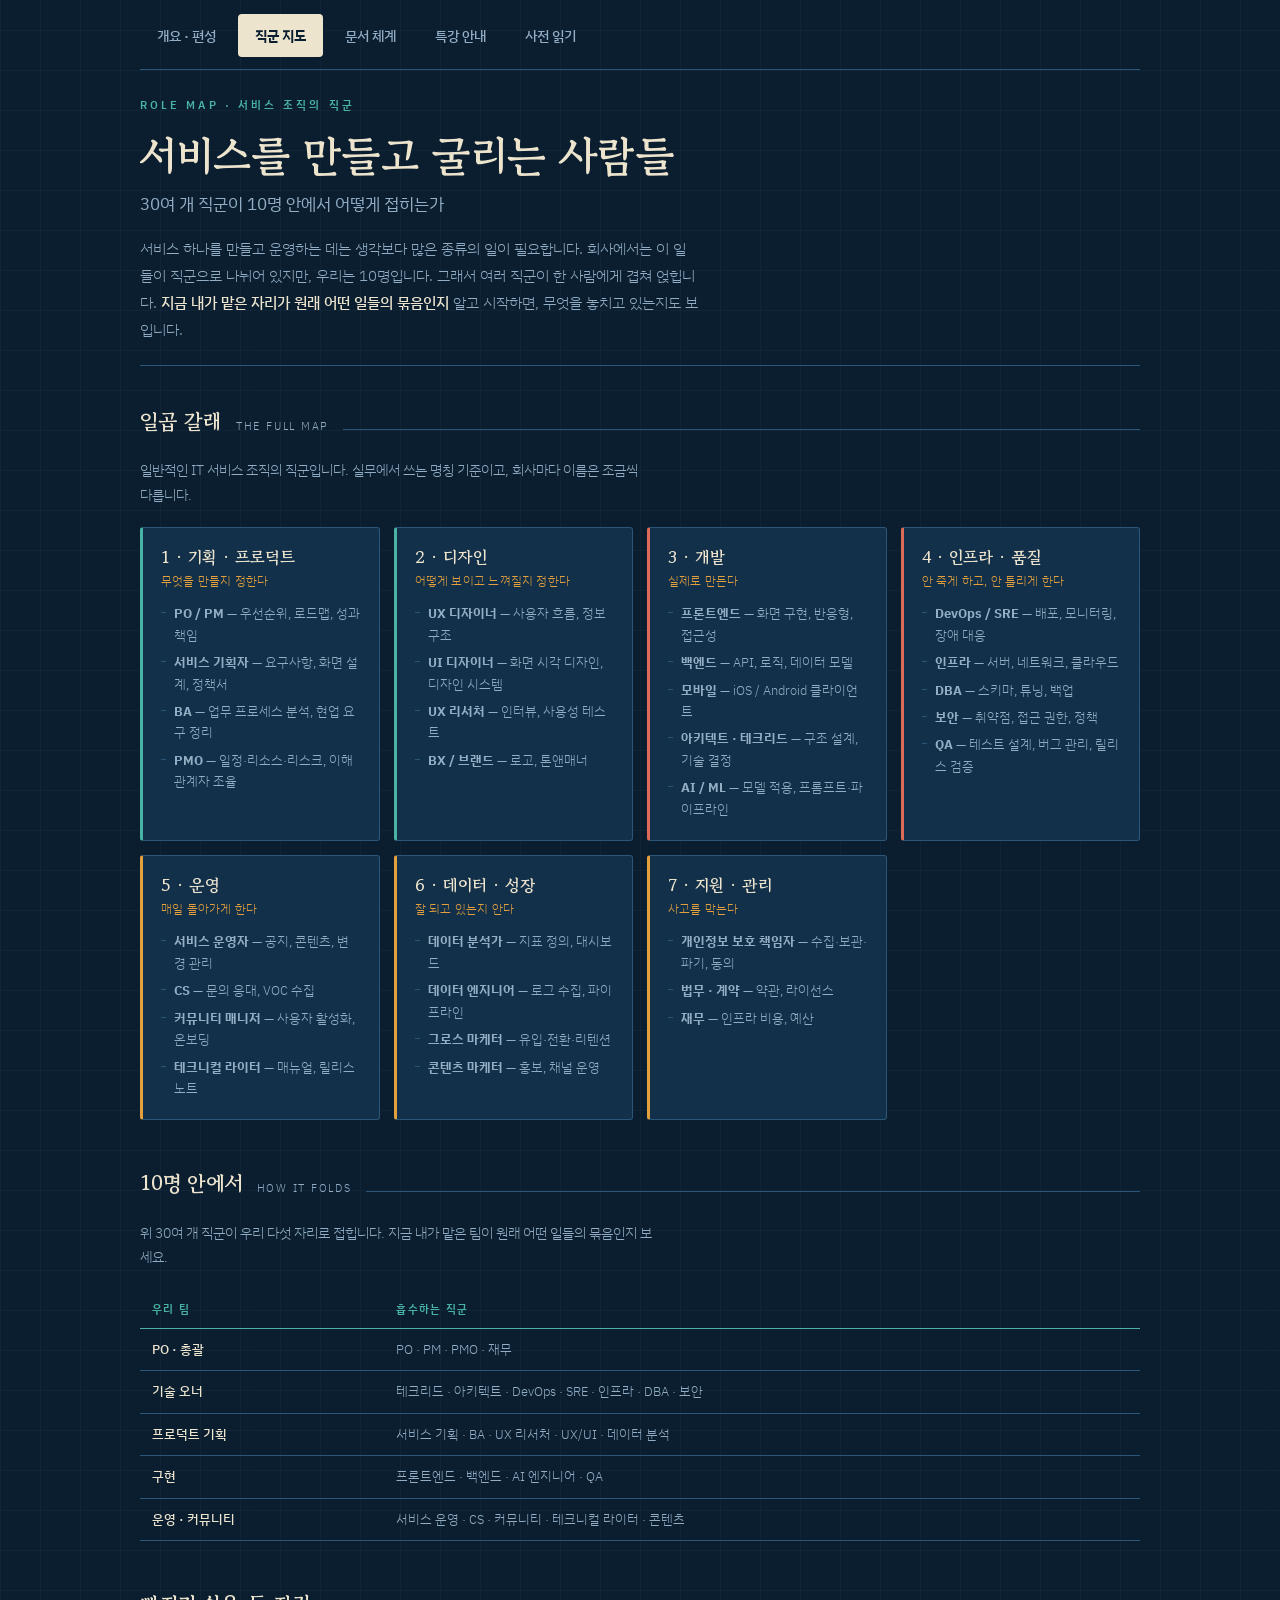
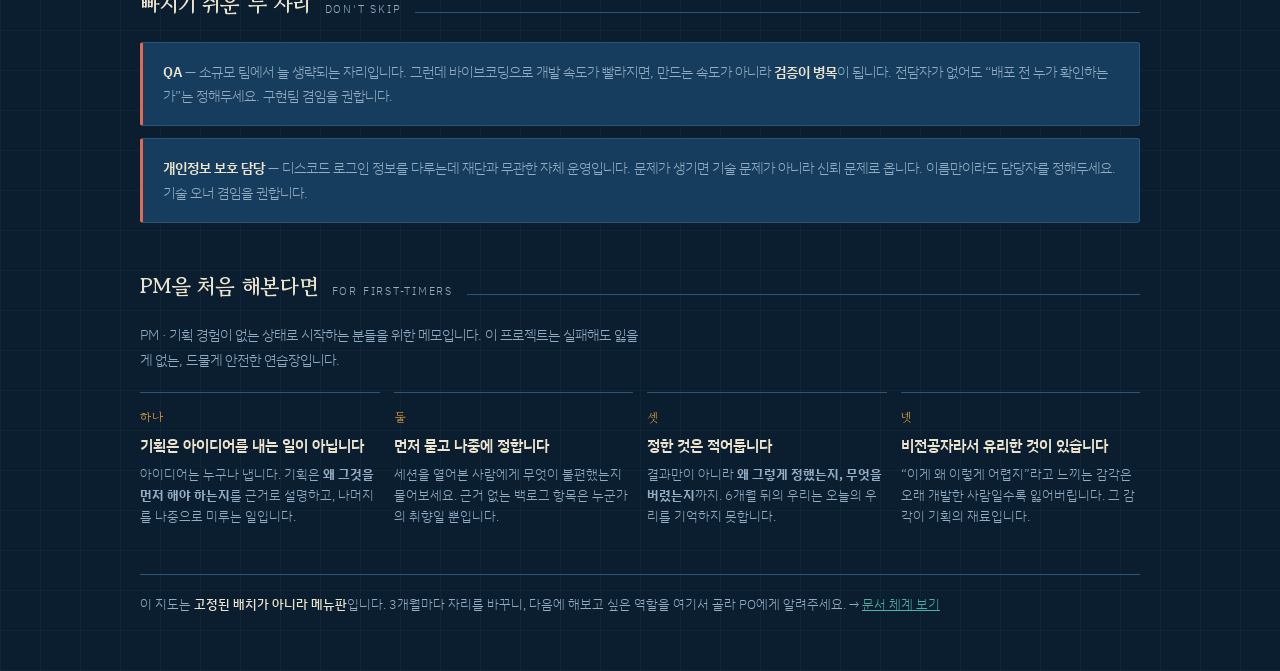
<file: roles.html>
<!DOCTYPE html>
<html lang="ko">
<head>
<meta charset="utf-8">
<meta name="viewport" content="width=device-width, initial-scale=1">
<title>직군 지도 — 서비스를 만들고 굴리는 사람들</title>
<link rel="preconnect" href="https://fonts.googleapis.com">
<link rel="preconnect" href="https://fonts.gstatic.com" crossorigin>
<link href="https://fonts.googleapis.com/css2?family=Gowun+Batang:wght@400;700&family=IBM+Plex+Sans+KR:wght@300;400;500;600;700&display=swap" rel="stylesheet">
<link rel="stylesheet" href="style.css">
</head>
<body>
<div class="wrap">

  <nav>
    <a href="index.html">개요 · 편성</a>
    <a href="roles.html" class="on">직군 지도</a>
    <a href="docs.html">문서 체계</a>
    <a href="vibe-coding.html">특강 안내</a>
    <a href="ai-attitude.html">사전 읽기</a>
  </nav>

  <header>
    <div class="eyebrow">Role Map · 서비스 조직의 직군</div>
    <h1>서비스를 만들고 굴리는 사람들
      <span class="sub">30여 개 직군이 10명 안에서 어떻게 접히는가</span>
    </h1>
    <p class="lede">서비스 하나를 만들고 운영하는 데는 생각보다 많은 종류의 일이 필요합니다. 회사에서는 이 일들이 직군으로 나뉘어 있지만, 우리는 10명입니다. 그래서 여러 직군이 한 사람에게 겹쳐 얹힙니다. <b style="color:var(--parch);font-weight:500">지금 내가 맡은 자리가 원래 어떤 일들의 묶음인지</b> 알고 시작하면, 무엇을 놓치고 있는지도 보입니다.</p>
  </header>

  <section>
    <div class="sec-head"><h2>일곱 갈래</h2><span class="tag">THE FULL MAP</span><div class="rule"></div></div>
    <p class="note">일반적인 IT 서비스 조직의 직군입니다. 실무에서 쓰는 명칭 기준이고, 회사마다 이름은 조금씩 다릅니다.</p>

    <div class="grid">
      <div class="card accent-t">
        <div class="top"><h3>1 · 기획 · 프로덕트</h3></div>
        <div class="why">무엇을 만들지 정한다</div>
        <ul>
          <li><b>PO / PM</b> — 우선순위, 로드맵, 성과 책임</li>
          <li><b>서비스 기획자</b> — 요구사항, 화면 설계, 정책서</li>
          <li><b>BA</b> — 업무 프로세스 분석, 현업 요구 정리</li>
          <li><b>PMO</b> — 일정·리소스·리스크, 이해관계자 조율</li>
        </ul>
      </div>

      <div class="card accent-t">
        <div class="top"><h3>2 · 디자인</h3></div>
        <div class="why">어떻게 보이고 느껴질지 정한다</div>
        <ul>
          <li><b>UX 디자이너</b> — 사용자 흐름, 정보 구조</li>
          <li><b>UI 디자이너</b> — 화면 시각 디자인, 디자인 시스템</li>
          <li><b>UX 리서처</b> — 인터뷰, 사용성 테스트</li>
          <li><b>BX / 브랜드</b> — 로고, 톤앤매너</li>
        </ul>
      </div>

      <div class="card accent-c">
        <div class="top"><h3>3 · 개발</h3></div>
        <div class="why">실제로 만든다</div>
        <ul>
          <li><b>프론트엔드</b> — 화면 구현, 반응형, 접근성</li>
          <li><b>백엔드</b> — API, 로직, 데이터 모델</li>
          <li><b>모바일</b> — iOS / Android 클라이언트</li>
          <li><b>아키텍트 · 테크리드</b> — 구조 설계, 기술 결정</li>
          <li><b>AI / ML</b> — 모델 적용, 프롬프트·파이프라인</li>
        </ul>
      </div>

      <div class="card accent-c">
        <div class="top"><h3>4 · 인프라 · 품질</h3></div>
        <div class="why">안 죽게 하고, 안 틀리게 한다</div>
        <ul>
          <li><b>DevOps / SRE</b> — 배포, 모니터링, 장애 대응</li>
          <li><b>인프라</b> — 서버, 네트워크, 클라우드</li>
          <li><b>DBA</b> — 스키마, 튜닝, 백업</li>
          <li><b>보안</b> — 취약점, 접근 권한, 정책</li>
          <li><b>QA</b> — 테스트 설계, 버그 관리, 릴리스 검증</li>
        </ul>
      </div>

      <div class="card accent-b">
        <div class="top"><h3>5 · 운영</h3></div>
        <div class="why">매일 돌아가게 한다</div>
        <ul>
          <li><b>서비스 운영자</b> — 공지, 콘텐츠, 변경 관리</li>
          <li><b>CS</b> — 문의 응대, VOC 수집</li>
          <li><b>커뮤니티 매니저</b> — 사용자 활성화, 온보딩</li>
          <li><b>테크니컬 라이터</b> — 매뉴얼, 릴리스 노트</li>
        </ul>
      </div>

      <div class="card accent-b">
        <div class="top"><h3>6 · 데이터 · 성장</h3></div>
        <div class="why">잘 되고 있는지 안다</div>
        <ul>
          <li><b>데이터 분석가</b> — 지표 정의, 대시보드</li>
          <li><b>데이터 엔지니어</b> — 로그 수집, 파이프라인</li>
          <li><b>그로스 마케터</b> — 유입·전환·리텐션</li>
          <li><b>콘텐츠 마케터</b> — 홍보, 채널 운영</li>
        </ul>
      </div>

      <div class="card accent-b">
        <div class="top"><h3>7 · 지원 · 관리</h3></div>
        <div class="why">사고를 막는다</div>
        <ul>
          <li><b>개인정보 보호 책임자</b> — 수집·보관·파기, 동의</li>
          <li><b>법무 · 계약</b> — 약관, 라이선스</li>
          <li><b>재무</b> — 인프라 비용, 예산</li>
        </ul>
      </div>
    </div>
  </section>

  <section>
    <div class="sec-head"><h2>10명 안에서</h2><span class="tag">HOW IT FOLDS</span><div class="rule"></div></div>
    <p class="note">위 30여 개 직군이 우리 다섯 자리로 접힙니다. 지금 내가 맡은 팀이 원래 어떤 일들의 묶음인지 보세요.</p>
    <table>
      <thead><tr><th>우리 팀</th><th>흡수하는 직군</th></tr></thead>
      <tbody>
        <tr><td>PO · 총괄</td><td>PO · PM · PMO · 재무</td></tr>
        <tr><td>기술 오너</td><td>테크리드 · 아키텍트 · DevOps · SRE · 인프라 · DBA · 보안</td></tr>
        <tr><td>프로덕트 기획</td><td>서비스 기획 · BA · UX 리서처 · UX/UI · 데이터 분석</td></tr>
        <tr><td>구현</td><td>프론트엔드 · 백엔드 · AI 엔지니어 · QA</td></tr>
        <tr><td>운영 · 커뮤니티</td><td>서비스 운영 · CS · 커뮤니티 · 테크니컬 라이터 · 콘텐츠</td></tr>
      </tbody>
    </table>
  </section>

  <section>
    <div class="sec-head"><h2>빠지기 쉬운 두 자리</h2><span class="tag">DON'T SKIP</span><div class="rule"></div></div>
    <div class="callout">
      <b>QA</b> — 소규모 팀에서 늘 생략되는 자리입니다. 그런데 바이브코딩으로 개발 속도가 빨라지면, 만드는 속도가 아니라 <b>검증이 병목</b>이 됩니다. 전담자가 없어도 “배포 전 누가 확인하는가”는 정해두세요. 구현팀 겸임을 권합니다.
    </div>
    <div class="callout">
      <b>개인정보 보호 담당</b> — 디스코드 로그인 정보를 다루는데 재단과 무관한 자체 운영입니다. 문제가 생기면 기술 문제가 아니라 신뢰 문제로 옵니다. 이름만이라도 담당자를 정해두세요. 기술 오너 겸임을 권합니다.
    </div>
  </section>

  <section>
    <div class="sec-head"><h2>PM을 처음 해본다면</h2><span class="tag">FOR FIRST-TIMERS</span><div class="rule"></div></div>
    <p class="note">PM · 기획 경험이 없는 상태로 시작하는 분들을 위한 메모입니다. 이 프로젝트는 실패해도 잃을 게 없는, 드물게 안전한 연습장입니다.</p>
    <div class="rules">
      <div class="rule-item">
        <div class="n">하나</div>
        <h4>기획은 아이디어를 내는 일이 아닙니다</h4>
        <p>아이디어는 누구나 냅니다. 기획은 <b>왜 그것을 먼저 해야 하는지</b>를 근거로 설명하고, 나머지를 나중으로 미루는 일입니다.</p>
      </div>
      <div class="rule-item">
        <div class="n">둘</div>
        <h4>먼저 묻고 나중에 정합니다</h4>
        <p>세션을 열어본 사람에게 무엇이 불편했는지 물어보세요. 근거 없는 백로그 항목은 누군가의 취향일 뿐입니다.</p>
      </div>
      <div class="rule-item">
        <div class="n">셋</div>
        <h4>정한 것은 적어둡니다</h4>
        <p>결과만이 아니라 <b>왜 그렇게 정했는지, 무엇을 버렸는지</b>까지. 6개월 뒤의 우리는 오늘의 우리를 기억하지 못합니다.</p>
      </div>
      <div class="rule-item">
        <div class="n">넷</div>
        <h4>비전공자라서 유리한 것이 있습니다</h4>
        <p>“이게 왜 이렇게 어렵지”라고 느끼는 감각은 오래 개발한 사람일수록 잃어버립니다. 그 감각이 기획의 재료입니다.</p>
      </div>
    </div>
  </section>

  <footer>
    이 지도는 <b>고정된 배치가 아니라 메뉴판</b>입니다. 3개월마다 자리를 바꾸니, 다음에 해보고 싶은 역할을 여기서 골라 PO에게 알려주세요. → <a href="docs.html">문서 체계 보기</a>
  </footer>

</div>
</body>
</html>
</file>
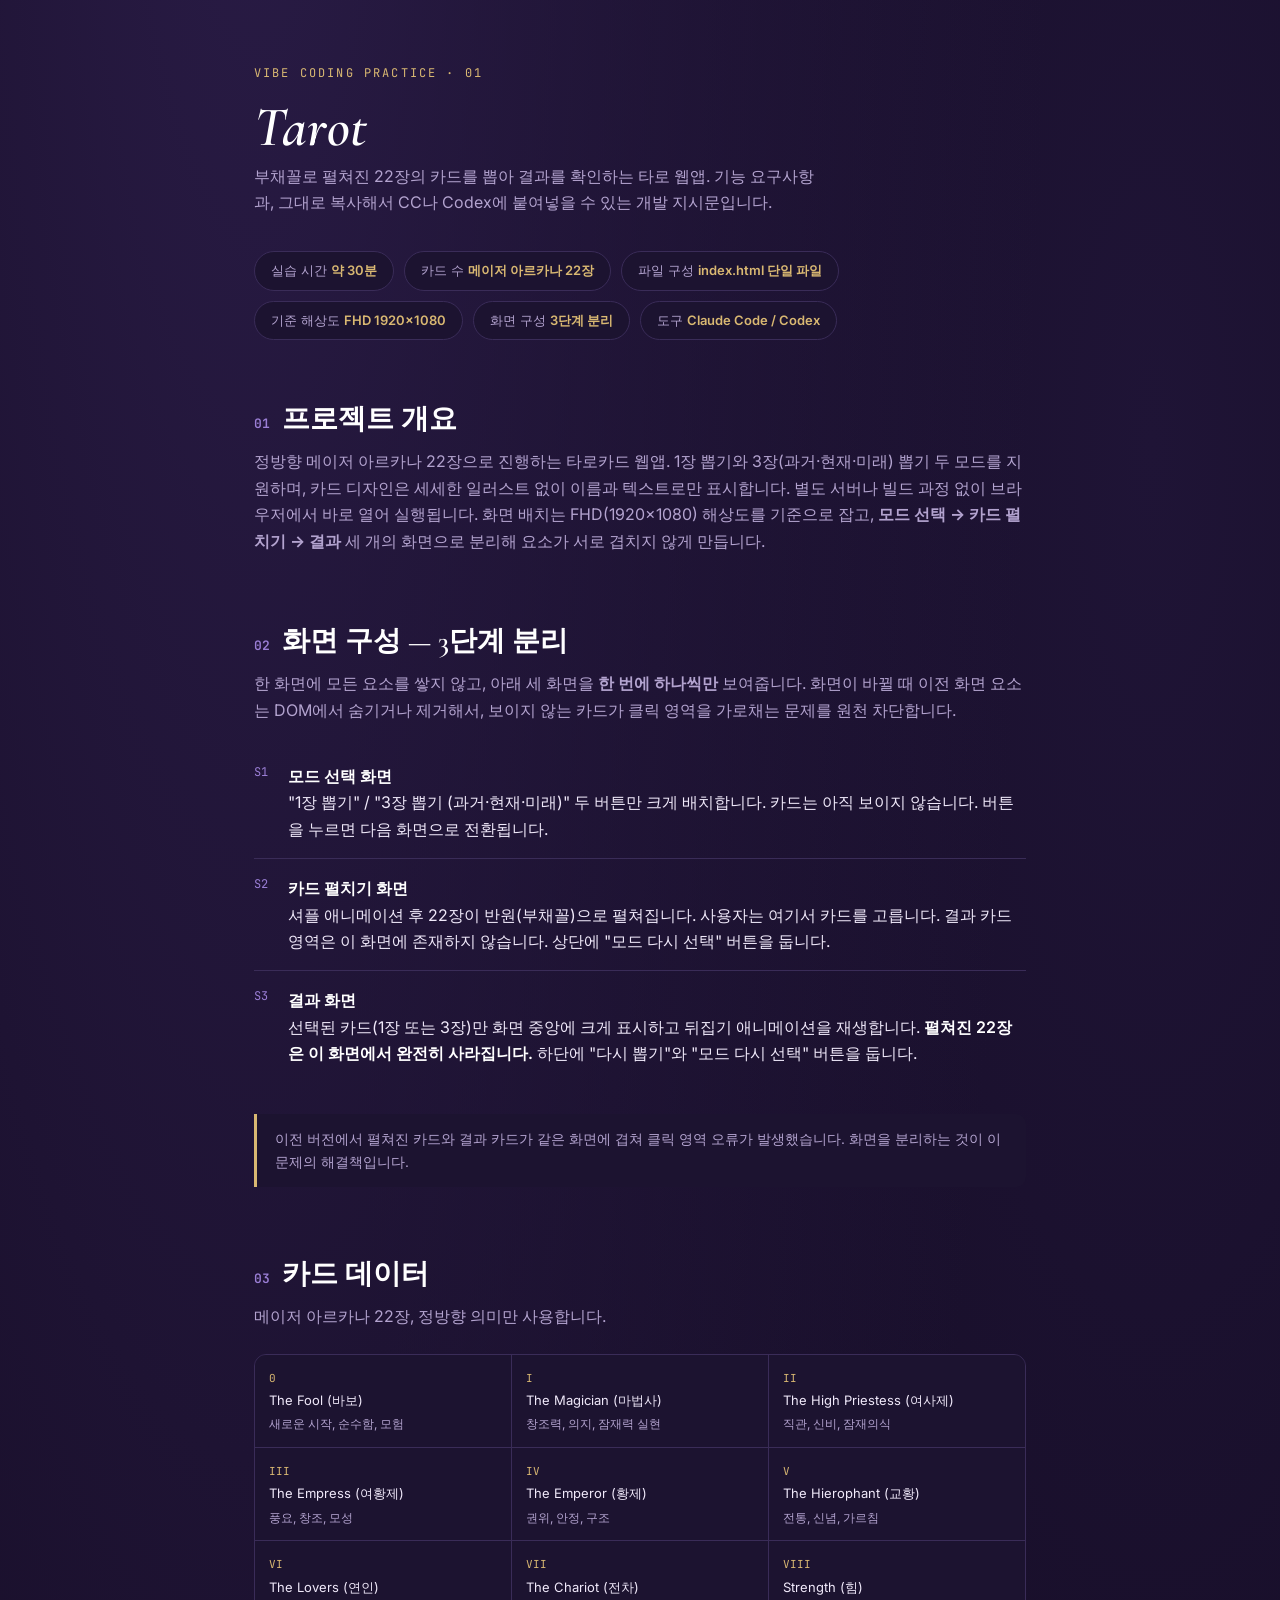
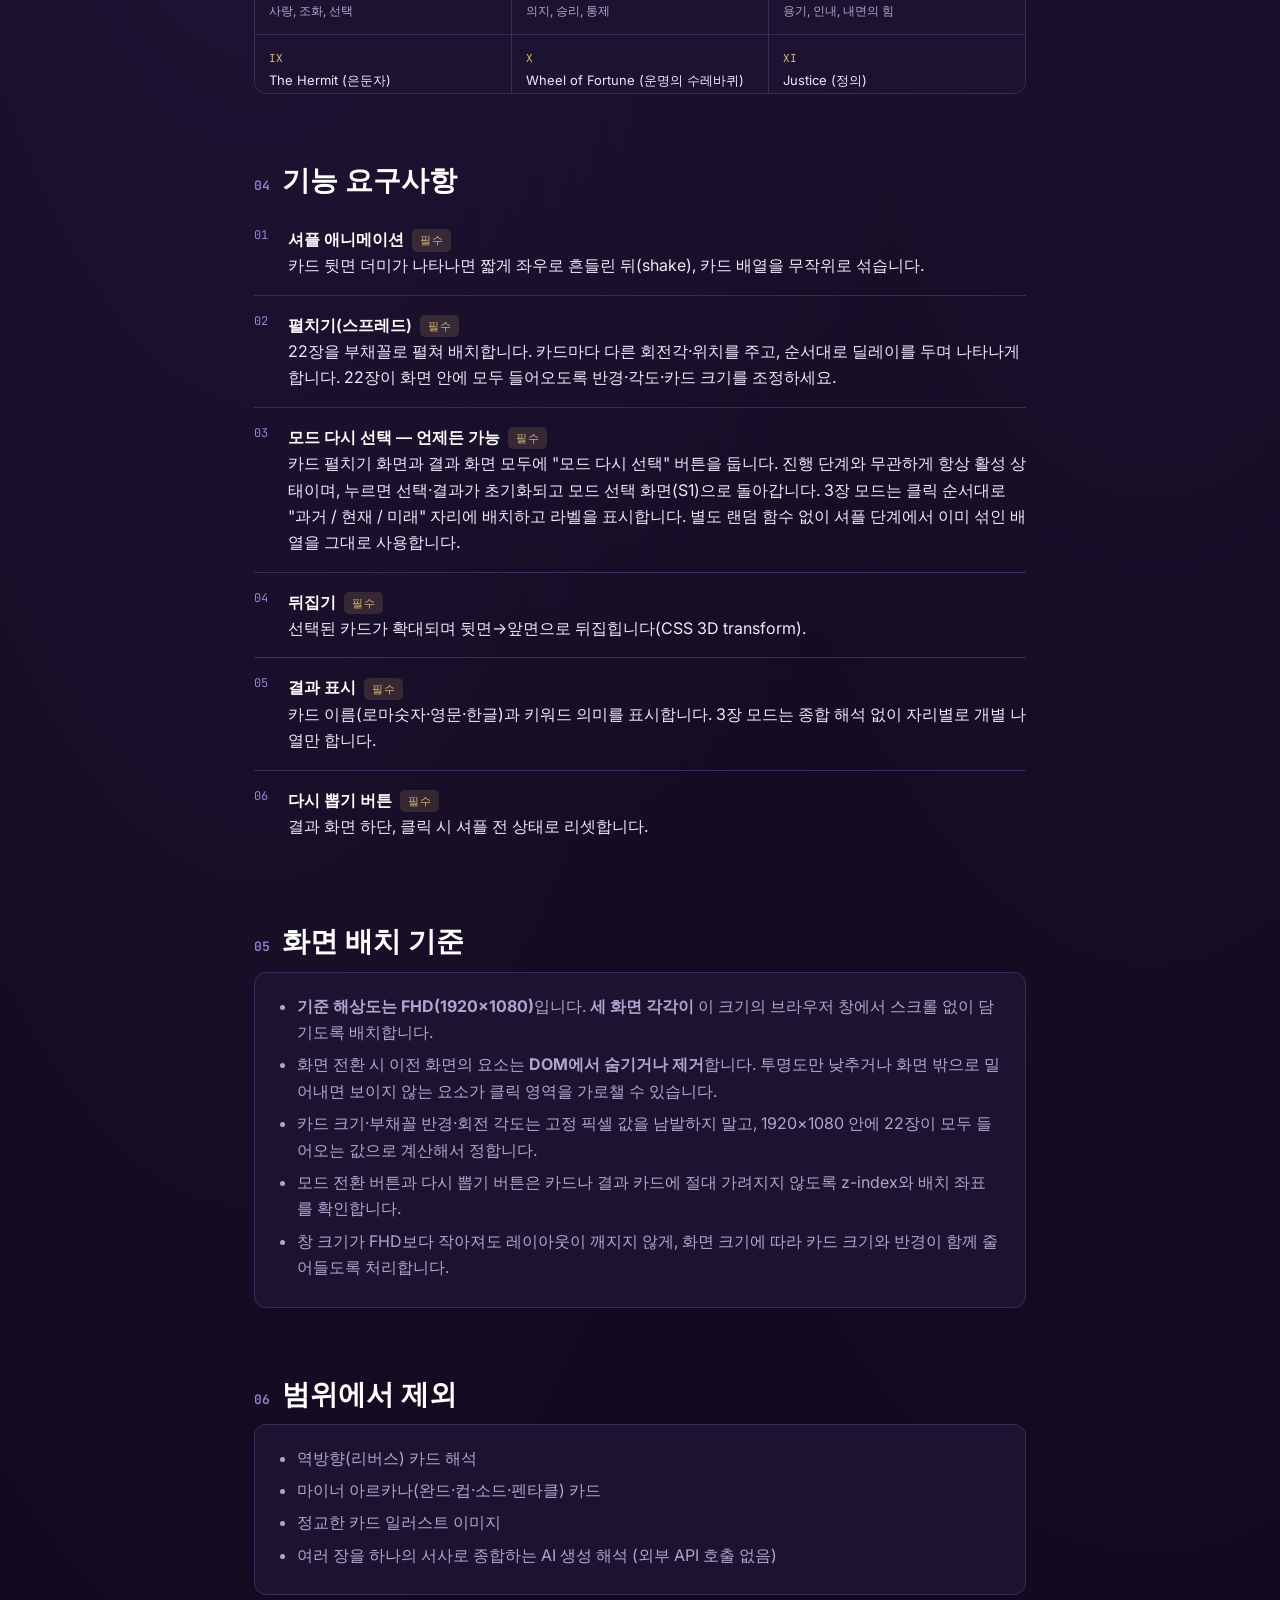
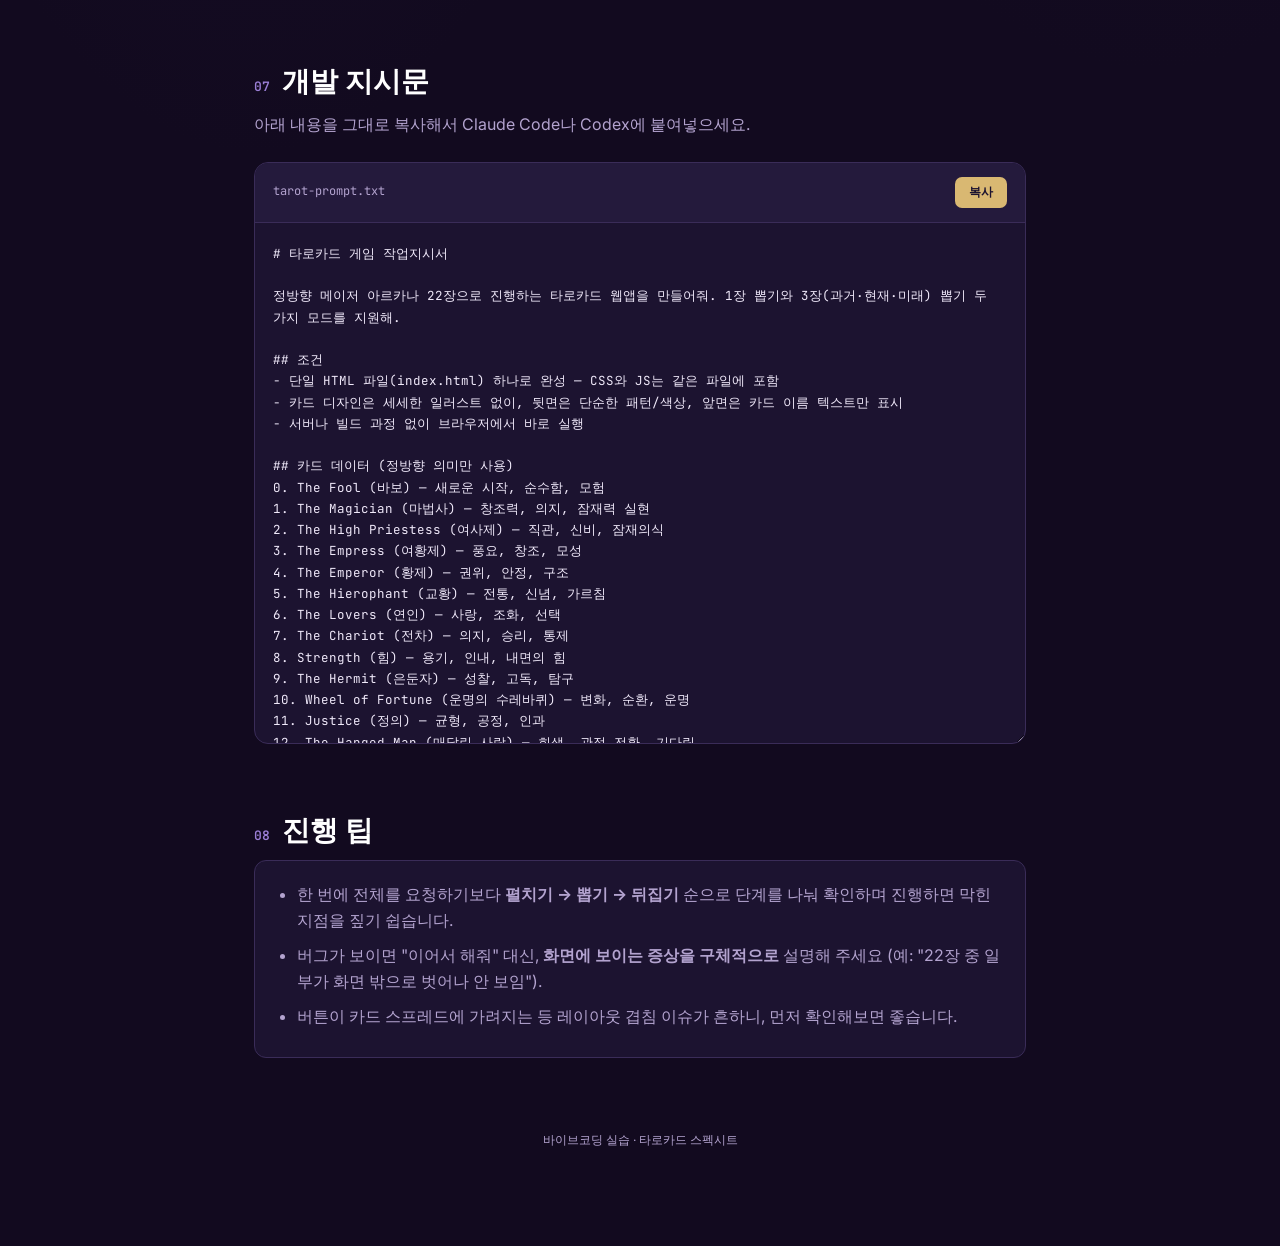
<file: tarot-spec.html>
<!DOCTYPE html>
<html lang="ko">
<head>
<meta charset="UTF-8">
<meta name="viewport" content="width=device-width, initial-scale=1">
<title>TAROT — 바이브코딩 실습 스펙시트</title>
<link rel="preconnect" href="https://fonts.googleapis.com">
<link rel="preconnect" href="https://fonts.gstatic.com" crossorigin>
<link href="https://fonts.googleapis.com/css2?family=Cormorant+Garamond:ital,wght@0,500;0,600;1,500&family=Inter:wght@400;500;600;700&family=JetBrains+Mono:wght@400;500&display=swap" rel="stylesheet">
<style>
  :root{
    --bg:#120a1f;
    --surface:#1c1330;
    --surface-2:#241a3c;
    --line:#3a2c58;
    --gold:#d9b872;
    --purple:#9b7fd6;
    --text:#f0e9fa;
    --text-dim:#b3a3cf;
  }
  *{box-sizing:border-box;}
  body{
    margin:0;
    background:
      radial-gradient(ellipse at 20% -10%, #2a1c47 0%, transparent 55%),
      radial-gradient(ellipse at 90% 10%, #1f1436 0%, transparent 50%),
      var(--bg);
    color:var(--text);
    font-family:'Inter',sans-serif;
    line-height:1.65;
  }
  .wrap{max-width:820px;margin:0 auto;padding:64px 24px 96px;}
  .eyebrow{
    font-family:'JetBrains Mono',monospace;
    font-size:12px;
    letter-spacing:.18em;
    color:var(--gold);
    text-transform:uppercase;
    margin:0 0 14px;
  }
  h1{
    font-family:'Cormorant Garamond',serif;
    font-weight:600;
    font-style:italic;
    font-size:56px;
    line-height:1.05;
    margin:0 0 6px;
    color:#fff;
    letter-spacing:.01em;
  }
  .subtitle{color:var(--text-dim);font-size:16px;margin:0 0 36px;max-width:56ch;}
  .badges{display:flex;flex-wrap:wrap;gap:10px;margin-bottom:56px;}
  .badge{
    border:1px solid var(--line);
    background:var(--surface);
    border-radius:999px;
    padding:8px 16px;
    font-size:13px;
    color:var(--text-dim);
  }
  .badge b{color:var(--gold);font-weight:600;}
  h2{
    font-family:'Cormorant Garamond',serif;
    font-weight:600;
    font-size:28px;
    color:#fff;
    margin:64px 0 6px;
    display:flex;align-items:baseline;gap:12px;
  }
  h2 .num{
    font-family:'JetBrains Mono',monospace;
    font-size:13px;
    color:var(--purple);
    font-style:normal;
  }
  h2:first-of-type{margin-top:0;}
  p{color:var(--text-dim);margin:0 0 16px;}
  .section-desc{margin-bottom:24px;}
  .card-grid{
    display:grid;
    grid-template-columns:repeat(auto-fill,minmax(200px,1fr));
    gap:1px;
    background:var(--line);
    border:1px solid var(--line);
    border-radius:12px;
    overflow:hidden;
    margin-bottom:8px;
    max-height:340px;
    overflow-y:auto;
  }
  .card-item{
    background:var(--surface);
    padding:12px 14px;
    font-size:13px;
  }
  .card-item .roman{color:var(--gold);font-family:'JetBrains Mono',monospace;font-size:11px;}
  .card-item .name{color:var(--text);display:block;margin:2px 0;}
  .card-item .kw{color:var(--text-dim);font-size:12px;}
  .req-list{list-style:none;margin:0 0 32px;padding:0;}
  .req-list li{
    position:relative;
    padding:16px 0 16px 34px;
    border-bottom:1px solid var(--line);
  }
  .req-list li:last-child{border-bottom:none;}
  .req-list .idx{
    position:absolute;left:0;top:16px;
    font-family:'JetBrains Mono',monospace;
    font-size:12px;
    color:var(--purple);
  }
  .req-list b{color:#fff;font-weight:600;}
  .tier{
    display:inline-block;
    font-family:'JetBrains Mono',monospace;
    font-size:11px;
    letter-spacing:.06em;
    padding:2px 8px;
    border-radius:5px;
    margin-left:8px;
    vertical-align:middle;
  }
  .tier.required{background:rgba(217,184,114,.15);color:var(--gold);}
  .exclude{
    background:var(--surface);
    border:1px solid var(--line);
    border-radius:12px;
    padding:20px 24px;
    margin-bottom:8px;
  }
  .exclude ul{margin:0;padding-left:18px;color:var(--text-dim);}
  .exclude li{margin-bottom:6px;}
  .prompt-box{
    background:var(--surface);
    border:1px solid var(--line);
    border-radius:14px;
    overflow:hidden;
    margin-bottom:16px;
  }
  .prompt-head{
    display:flex;justify-content:space-between;align-items:center;
    padding:14px 18px;
    border-bottom:1px solid var(--line);
    background:var(--surface-2);
  }
  .prompt-head span{font-family:'JetBrains Mono',monospace;font-size:12px;color:var(--text-dim);}
  .copy-btn{
    font-family:'JetBrains Mono',monospace;
    font-size:12px;
    background:var(--gold);
    color:#1c1330;
    border:none;
    padding:7px 14px;
    border-radius:7px;
    cursor:pointer;
    font-weight:600;
  }
  .copy-btn:hover{opacity:.9;}
  .copy-btn.copied{background:#8fd6a8;}
  textarea{
    width:100%;
    border:none;
    background:transparent;
    color:var(--text);
    font-family:'JetBrains Mono',monospace;
    font-size:12.5px;
    line-height:1.7;
    padding:20px 18px;
    resize:vertical;
    min-height:520px;
    display:block;
  }
  textarea:focus{outline:2px solid var(--purple);outline-offset:-2px;}
  .tips{
    background:var(--surface);
    border:1px solid var(--line);
    border-radius:12px;
    padding:20px 24px;
  }
  .tips ul{margin:0;padding-left:18px;color:var(--text-dim);}
  .tips li{margin-bottom:8px;}
  .note-strip{border-left:3px solid var(--gold);background:var(--surface);padding:14px 18px;border-radius:0 10px 10px 0;font-size:13.5px;color:var(--text-dim);margin-bottom:32px;}
  footer{margin-top:72px;color:var(--text-dim);font-size:12px;text-align:center;}
  @media (max-width:600px){
    h1{font-size:38px;}
    .wrap{padding:40px 16px 72px;}
    textarea{min-height:420px;font-size:11.5px;}
  }
</style>
</head>
<body>
<div class="wrap">

  <p class="eyebrow">Vibe Coding Practice · 01</p>
  <h1>Tarot</h1>
  <p class="subtitle">부채꼴로 펼쳐진 22장의 카드를 뽑아 결과를 확인하는 타로 웹앱. 기능 요구사항과, 그대로 복사해서 CC나 Codex에 붙여넣을 수 있는 개발 지시문입니다.</p>

  <div class="badges">
    <span class="badge">실습 시간 <b>약 30분</b></span>
    <span class="badge">카드 수 <b>메이저 아르카나 22장</b></span>
    <span class="badge">파일 구성 <b>index.html 단일 파일</b></span>
    <span class="badge">기준 해상도 <b>FHD 1920×1080</b></span>
    <span class="badge">화면 구성 <b>3단계 분리</b></span>
    <span class="badge">도구 <b>Claude Code / Codex</b></span>
  </div>

  <h2><span class="num">01</span> 프로젝트 개요</h2>
  <p class="section-desc">정방향 메이저 아르카나 22장으로 진행하는 타로카드 웹앱. 1장 뽑기와 3장(과거·현재·미래) 뽑기 두 모드를 지원하며, 카드 디자인은 세세한 일러스트 없이 이름과 텍스트로만 표시합니다. 별도 서버나 빌드 과정 없이 브라우저에서 바로 열어 실행됩니다. 화면 배치는 FHD(1920×1080) 해상도를 기준으로 잡고, <b>모드 선택 → 카드 펼치기 → 결과</b> 세 개의 화면으로 분리해 요소가 서로 겹치지 않게 만듭니다.</p>

  <h2><span class="num">02</span> 화면 구성 — 3단계 분리</h2>
  <p class="section-desc">한 화면에 모든 요소를 쌓지 않고, 아래 세 화면을 <b>한 번에 하나씩만</b> 보여줍니다. 화면이 바뀔 때 이전 화면 요소는 DOM에서 숨기거나 제거해서, 보이지 않는 카드가 클릭 영역을 가로채는 문제를 원천 차단합니다.</p>
  <ul class="req-list">
    <li><span class="idx">S1</span><b>모드 선택 화면</b><br>"1장 뽑기" / "3장 뽑기 (과거·현재·미래)" 두 버튼만 크게 배치합니다. 카드는 아직 보이지 않습니다. 버튼을 누르면 다음 화면으로 전환됩니다.</li>
    <li><span class="idx">S2</span><b>카드 펼치기 화면</b><br>셔플 애니메이션 후 22장이 반원(부채꼴)으로 펼쳐집니다. 사용자는 여기서 카드를 고릅니다. 결과 카드 영역은 이 화면에 존재하지 않습니다. 상단에 "모드 다시 선택" 버튼을 둡니다.</li>
    <li><span class="idx">S3</span><b>결과 화면</b><br>선택된 카드(1장 또는 3장)만 화면 중앙에 크게 표시하고 뒤집기 애니메이션을 재생합니다. <b>펼쳐진 22장은 이 화면에서 완전히 사라집니다.</b> 하단에 "다시 뽑기"와 "모드 다시 선택" 버튼을 둡니다.</li>
  </ul>
  <div class="note-strip">이전 버전에서 펼쳐진 카드와 결과 카드가 같은 화면에 겹쳐 클릭 영역 오류가 발생했습니다. 화면을 분리하는 것이 이 문제의 해결책입니다.</div>

  <h2><span class="num">03</span> 카드 데이터</h2>
  <p class="section-desc">메이저 아르카나 22장, 정방향 의미만 사용합니다.</p>
  <div class="card-grid" id="cardGrid"></div>

  <h2><span class="num">04</span> 기능 요구사항</h2>
  <ul class="req-list">
    <li><span class="idx">01</span><b>셔플 애니메이션</b><span class="tier required">필수</span><br>카드 뒷면 더미가 나타나면 짧게 좌우로 흔들린 뒤(shake), 카드 배열을 무작위로 섞습니다.</li>
    <li><span class="idx">02</span><b>펼치기(스프레드)</b><span class="tier required">필수</span><br>22장을 부채꼴로 펼쳐 배치합니다. 카드마다 다른 회전각·위치를 주고, 순서대로 딜레이를 두며 나타나게 합니다. 22장이 화면 안에 모두 들어오도록 반경·각도·카드 크기를 조정하세요.</li>
    <li><span class="idx">03</span><b>모드 다시 선택 — 언제든 가능</b><span class="tier required">필수</span><br>카드 펼치기 화면과 결과 화면 모두에 "모드 다시 선택" 버튼을 둡니다. 진행 단계와 무관하게 항상 활성 상태이며, 누르면 선택·결과가 초기화되고 모드 선택 화면(S1)으로 돌아갑니다. 3장 모드는 클릭 순서대로 "과거 / 현재 / 미래" 자리에 배치하고 라벨을 표시합니다. 별도 랜덤 함수 없이 셔플 단계에서 이미 섞인 배열을 그대로 사용합니다.</li>
    <li><span class="idx">04</span><b>뒤집기</b><span class="tier required">필수</span><br>선택된 카드가 확대되며 뒷면→앞면으로 뒤집힙니다(CSS 3D transform).</li>
    <li><span class="idx">05</span><b>결과 표시</b><span class="tier required">필수</span><br>카드 이름(로마숫자·영문·한글)과 키워드 의미를 표시합니다. 3장 모드는 종합 해석 없이 자리별로 개별 나열만 합니다.</li>
    <li><span class="idx">06</span><b>다시 뽑기 버튼</b><span class="tier required">필수</span><br>결과 화면 하단, 클릭 시 셔플 전 상태로 리셋합니다.</li>
  </ul>

  <h2><span class="num">05</span> 화면 배치 기준</h2>
  <div class="exclude">
    <ul>
      <li><b>기준 해상도는 FHD(1920×1080)</b>입니다. <b>세 화면 각각이</b> 이 크기의 브라우저 창에서 스크롤 없이 담기도록 배치합니다.</li>
      <li>화면 전환 시 이전 화면의 요소는 <b>DOM에서 숨기거나 제거</b>합니다. 투명도만 낮추거나 화면 밖으로 밀어내면 보이지 않는 요소가 클릭 영역을 가로챌 수 있습니다.</li>
      <li>카드 크기·부채꼴 반경·회전 각도는 고정 픽셀 값을 남발하지 말고, 1920×1080 안에 22장이 모두 들어오는 값으로 계산해서 정합니다.</li>
      <li>모드 전환 버튼과 다시 뽑기 버튼은 카드나 결과 카드에 절대 가려지지 않도록 z-index와 배치 좌표를 확인합니다.</li>
      <li>창 크기가 FHD보다 작아져도 레이아웃이 깨지지 않게, 화면 크기에 따라 카드 크기와 반경이 함께 줄어들도록 처리합니다.</li>
    </ul>
  </div>

  <h2><span class="num">06</span> 범위에서 제외</h2>
  <div class="exclude">
    <ul>
      <li>역방향(리버스) 카드 해석</li>
      <li>마이너 아르카나(완드·컵·소드·펜타클) 카드</li>
      <li>정교한 카드 일러스트 이미지</li>
      <li>여러 장을 하나의 서사로 종합하는 AI 생성 해석 (외부 API 호출 없음)</li>
    </ul>
  </div>

  <h2><span class="num">07</span> 개발 지시문</h2>
  <p class="section-desc">아래 내용을 그대로 복사해서 Claude Code나 Codex에 붙여넣으세요.</p>
  <div class="prompt-box">
    <div class="prompt-head">
      <span>tarot-prompt.txt</span>
      <button class="copy-btn" onclick="copyPrompt(this)">복사</button>
    </div>
    <textarea id="promptText" readonly></textarea>
  </div>

  <h2><span class="num">08</span> 진행 팁</h2>
  <div class="tips">
    <ul>
      <li>한 번에 전체를 요청하기보다 <b>펼치기 → 뽑기 → 뒤집기</b> 순으로 단계를 나눠 확인하며 진행하면 막힌 지점을 짚기 쉽습니다.</li>
      <li>버그가 보이면 "이어서 해줘" 대신, <b>화면에 보이는 증상을 구체적으로</b> 설명해 주세요 (예: "22장 중 일부가 화면 밖으로 벗어나 안 보임").</li>
      <li>버튼이 카드 스프레드에 가려지는 등 레이아웃 겹침 이슈가 흔하니, 먼저 확인해보면 좋습니다.</li>
    </ul>
  </div>

  <footer>바이브코딩 실습 · 타로카드 스펙시트</footer>
</div>

<script>
const cards = [
  ["0","The Fool","바보","새로운 시작, 순수함, 모험"],
  ["I","The Magician","마법사","창조력, 의지, 잠재력 실현"],
  ["II","The High Priestess","여사제","직관, 신비, 잠재의식"],
  ["III","The Empress","여황제","풍요, 창조, 모성"],
  ["IV","The Emperor","황제","권위, 안정, 구조"],
  ["V","The Hierophant","교황","전통, 신념, 가르침"],
  ["VI","The Lovers","연인","사랑, 조화, 선택"],
  ["VII","The Chariot","전차","의지, 승리, 통제"],
  ["VIII","Strength","힘","용기, 인내, 내면의 힘"],
  ["IX","The Hermit","은둔자","성찰, 고독, 탐구"],
  ["X","Wheel of Fortune","운명의 수레바퀴","변화, 순환, 운명"],
  ["XI","Justice","정의","균형, 공정, 인과"],
  ["XII","The Hanged Man","매달린 사람","희생, 관점 전환, 기다림"],
  ["XIII","Death","죽음","끝과 시작, 변화, 변형"],
  ["XIV","Temperance","절제","균형, 조화, 인내"],
  ["XV","The Devil","악마","속박, 유혹, 집착"],
  ["XVI","The Tower","탑","급변, 붕괴, 깨달음"],
  ["XVII","The Star","별","희망, 영감, 치유"],
  ["XVIII","The Moon","달","불안, 환상, 무의식"],
  ["XIX","The Sun","태양","기쁨, 성공, 활력"],
  ["XX","Judgement","심판","각성, 재평가, 부활"],
  ["XXI","The World","세계","완성, 성취, 통합"]
];
document.getElementById('cardGrid').innerHTML = cards.map(c =>
  `<div class="card-item"><span class="roman">${c[0]}</span><span class="name">${c[1]} (${c[2]})</span><span class="kw">${c[3]}</span></div>`
).join('');

const promptLines = [
"# 타로카드 게임 작업지시서",
"",
"정방향 메이저 아르카나 22장으로 진행하는 타로카드 웹앱을 만들어줘. 1장 뽑기와 3장(과거·현재·미래) 뽑기 두 가지 모드를 지원해.",
"",
"## 조건",
"- 단일 HTML 파일(index.html) 하나로 완성 — CSS와 JS는 같은 파일에 포함",
"- 카드 디자인은 세세한 일러스트 없이, 뒷면은 단순한 패턴/색상, 앞면은 카드 이름 텍스트만 표시",
"- 서버나 빌드 과정 없이 브라우저에서 바로 실행",
"",
"## 카드 데이터 (정방향 의미만 사용)",
...cards.map((c,i) => `${i}. ${c[1]} (${c[2]}) — ${c[3]}`),
"",
"## 화면 구성 — 3단계로 분리 (가장 중요)",
"한 화면에 모든 요소를 쌓지 말고, 아래 세 화면을 한 번에 하나씩만 보여줘. 화면이 바뀔 때 이전 화면의 요소는 DOM에서 숨기거나 제거해서, 보이지 않는 카드가 클릭 영역을 가로채지 않게 할 것. (이전 버전에서 펼쳐진 카드와 결과 카드가 겹쳐 카드 선택이 안 되는 오류가 있었음)",
"",
"- [화면1] 모드 선택: '1장 뽑기' / '3장 뽑기 (과거·현재·미래)' 두 버튼만 크게 배치. 카드는 아직 보이지 않음. 버튼을 누르면 화면2로 전환",
"- [화면2] 카드 펼치기: 셔플 애니메이션 후 22장이 반원(부채꼴)으로 펼쳐짐. 여기서 카드를 고름. 결과 카드 영역은 이 화면에 존재하지 않음. 상단에 '모드 다시 선택' 버튼",
"- [화면3] 결과: 선택된 카드(1장 또는 3장)만 화면 중앙에 크게 표시하고 뒤집기 애니메이션 재생. 펼쳐진 22장은 이 화면에서 완전히 사라짐. 하단에 '다시 뽑기'와 '모드 다시 선택' 버튼",
"",
"## 기능 요구사항 (전부 필수)",
"- 셔플 애니메이션: 카드 뒷면 더미가 나타나면 짧게 좌우로 흔들린 뒤(shake), 배열을 무작위로 섞음",
"- 펼치기(스프레드): 22장을 부채꼴로 펼쳐 배치. 카드마다 다른 회전각·위치를 주고 순서대로 딜레이를 두며 나타나게 함. 22장이 화면 안에 모두 들어오도록 반경·각도·카드 크기 조정",
"- 3장 모드 배치: 클릭 순서대로 '과거 / 현재 / 미래' 자리에 배치하고 라벨 표시. 별도 랜덤 함수 없이 셔플 단계에서 이미 섞인 배열을 그대로 사용해서 클릭한 카드가 곧 무작위 결과가 되게 함",
"- 모드 다시 선택은 언제든 가능: 화면2와 화면3 모두에 '모드 다시 선택' 버튼을 두고, 진행 단계와 상관없이 항상 눌러서 바꿀 수 있게 할 것. 누르면 선택과 결과가 초기화되고 화면1로 돌아감. 특정 단계에서 버튼이 비활성화되거나 무시되면 안 됨",
"- 뒤집기: 선택된 카드가 확대되며 뒷면에서 앞면으로 뒤집힘 (CSS 3D transform)",
"- 결과 표시: 카드 이름(로마숫자·영문·한글)과 키워드 의미 표시. 3장 모드는 종합 해석 문장 없이 자리별로 개별 나열만",
"- 다시 뽑기 버튼: 결과 화면 하단에 배치, 클릭 시 셔플 전 상태로 리셋",
"",
"## 화면 배치 기준 (중요)",
"- 기준 해상도는 FHD(1920x1080). 세 화면 각각이 이 크기의 브라우저 창에서 스크롤 없이 담기도록 배치할 것",
"- 화면 전환 시 이전 화면의 요소는 DOM에서 숨기거나 제거할 것. 투명도만 낮추거나 화면 밖으로 밀어내면 보이지 않는 요소가 클릭 영역을 가로챌 수 있음",
"- 카드 크기, 부채꼴 반경, 회전 각도는 임의의 고정값을 쓰지 말고 1920x1080 안에 22장이 모두 들어오는 값으로 계산해서 정할 것",
"- 각 화면 안에서도 버튼이 카드에 가려지지 않도록 z-index와 배치 좌표를 확인할 것",
"- 창 크기가 FHD보다 작아져도 레이아웃이 깨지지 않게, 화면 크기에 따라 카드 크기와 반경이 함께 줄어들도록 처리할 것",
"",
"## 범위에서 제외",
"- 역방향(리버스) 해석",
"- 마이너 아르카나(완드·컵·소드·펜타클)",
"- 정교한 카드 일러스트 이미지",
"- 여러 장을 하나의 서사로 종합하는 AI 생성 해석 (외부 API 호출 없이 정적 데이터만 사용)",
"",
"## 디자인 톤",
"- 신비롭고 차분한 분위기 (어두운 배경 + 골드/보라 계열 포인트 컬러)",
"- 카드 뒷면은 반복 패턴이나 단색 + 테두리로 심플하게",
"",
"## 개발 방식",
"- 진행 중간중간 어떤 파일을 만들고 어떤 작업을 하는지 간단히 설명하면서 진행",
"- 완성되면 브라우저에서 바로 열어 테스트하는 방법을 안내"
].join("\n");

document.getElementById('promptText').value = promptLines;

function copyPrompt(btn){
  const ta = document.getElementById('promptText');
  ta.select();
  navigator.clipboard.writeText(ta.value).then(()=>{
    const original = btn.textContent;
    btn.textContent = '복사됨';
    btn.classList.add('copied');
    setTimeout(()=>{ btn.textContent = original; btn.classList.remove('copied'); }, 1600);
  });
}
</script>
</body>
</html>
</file>
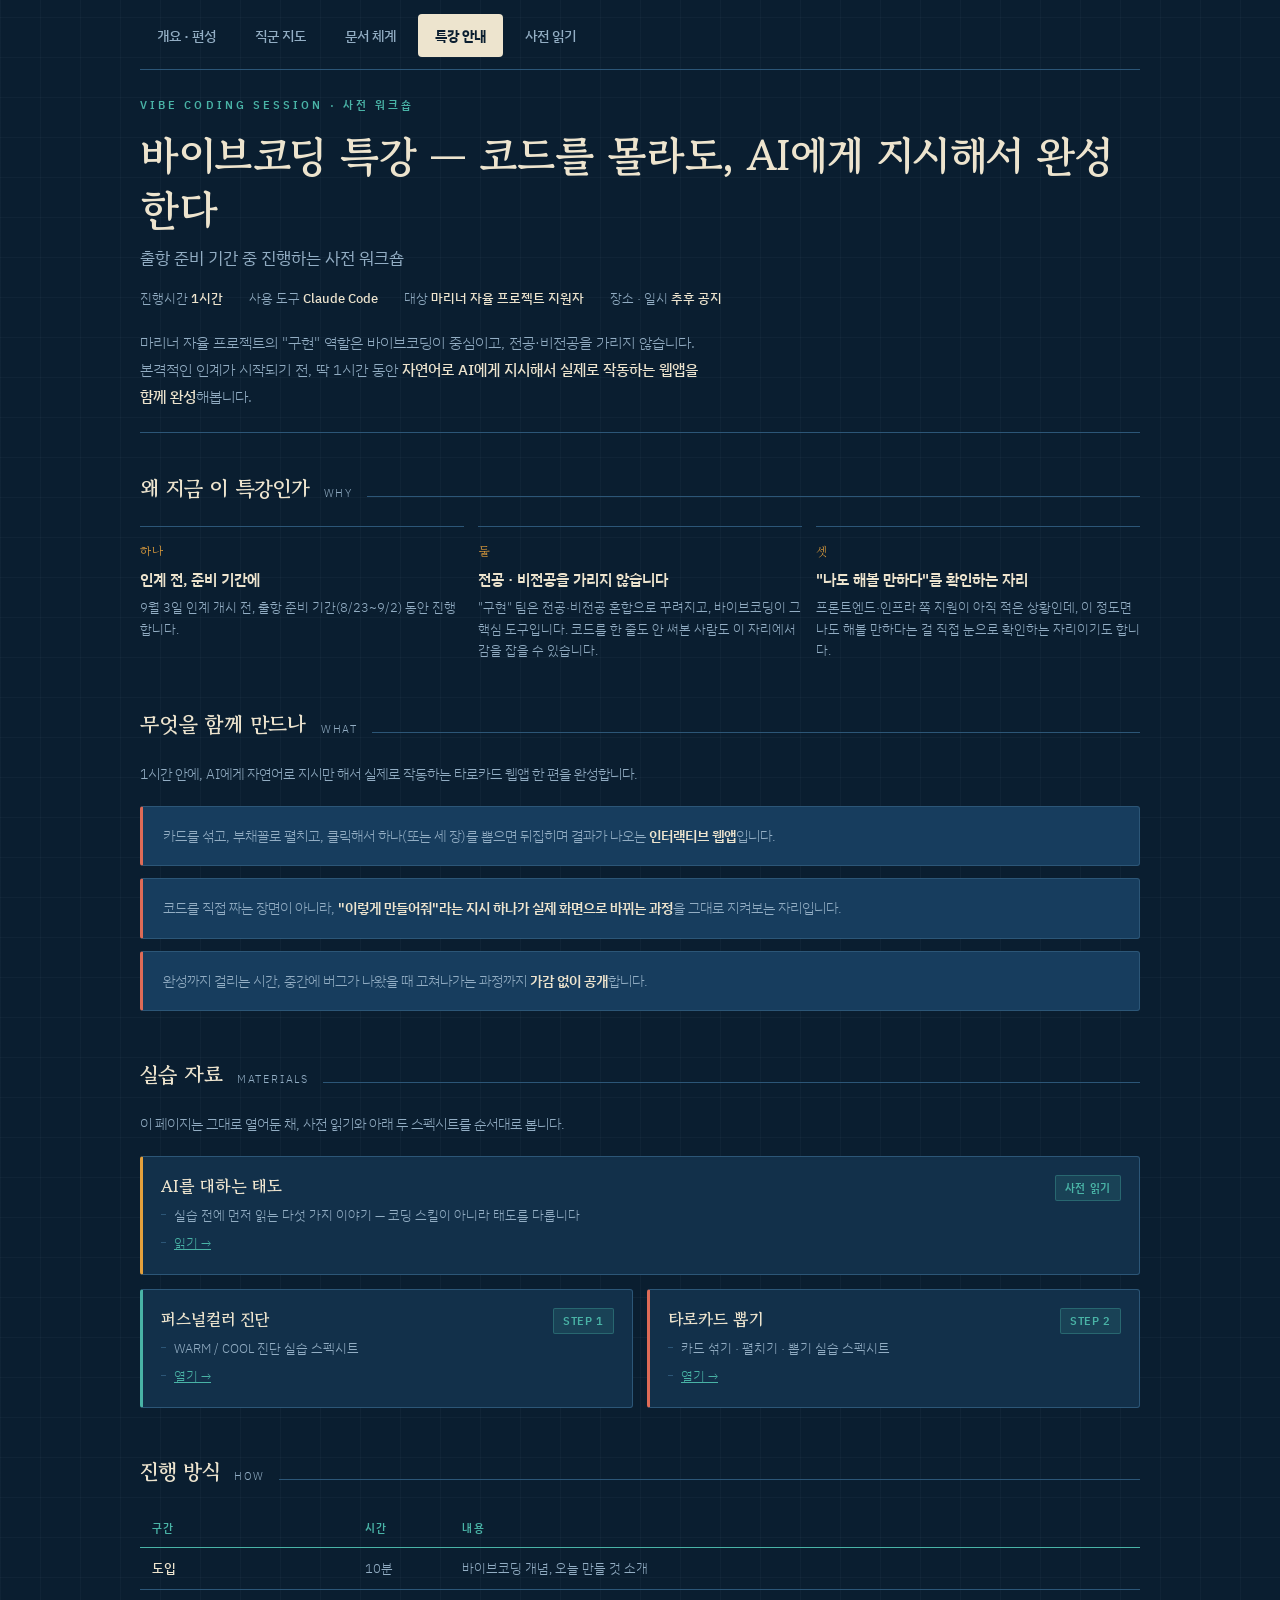
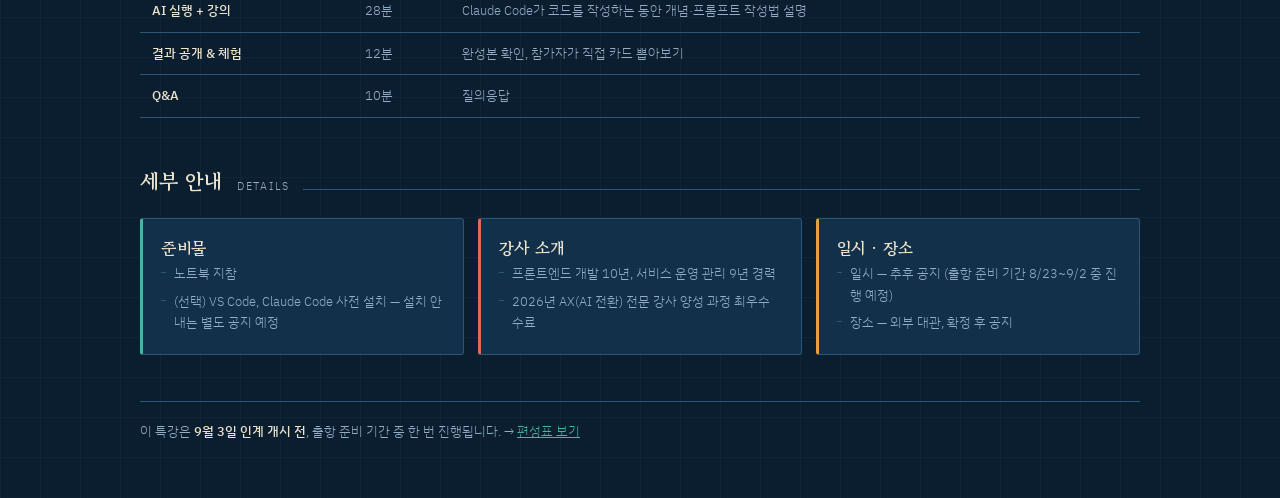
<file: vibe-coding.html>
<!DOCTYPE html>
<html lang="ko">
<head>
<meta charset="utf-8">
<meta name="viewport" content="width=device-width, initial-scale=1">
<title>바이브코딩 특강 — 코드를 몰라도, AI에게 지시해서 완성한다</title>
<link rel="preconnect" href="https://fonts.googleapis.com">
<link rel="preconnect" href="https://fonts.gstatic.com" crossorigin>
<link href="https://fonts.googleapis.com/css2?family=Gowun+Batang:wght@400;700&family=IBM+Plex+Sans+KR:wght@300;400;500;600;700&display=swap" rel="stylesheet">
<link rel="stylesheet" href="style.css">
</head>
<body>
<div class="wrap">

  <nav>
    <a href="index.html">개요 · 편성</a>
    <a href="roles.html">직군 지도</a>
    <a href="docs.html">문서 체계</a>
    <a href="vibe-coding.html" class="on">특강 안내</a>
    <a href="ai-attitude.html">사전 읽기</a>
  </nav>

  <header>
    <div class="eyebrow">Vibe Coding Session · 사전 워크숍</div>
    <h1>바이브코딩 특강 — 코드를 몰라도, AI에게 지시해서 완성한다
      <span class="sub">출항 준비 기간 중 진행하는 사전 워크숍</span>
    </h1>
    <div class="meta">
      <span>진행시간 <b>1시간</b></span>
      <span>사용 도구 <b>Claude Code</b></span>
      <span>대상 <b>마리너 자율 프로젝트 지원자</b></span>
      <span>장소 · 일시 <b>추후 공지</b></span>
    </div>
    <p class="lede">마리너 자율 프로젝트의 "구현" 역할은 바이브코딩이 중심이고, 전공·비전공을 가리지 않습니다. 본격적인 인계가 시작되기 전, 딱 1시간 동안 <b style="color:var(--parch);font-weight:500">자연어로 AI에게 지시해서 실제로 작동하는 웹앱을 함께 완성</b>해봅니다.</p>
  </header>

  <section>
    <div class="sec-head"><h2>왜 지금 이 특강인가</h2><span class="tag">WHY</span><div class="rule"></div></div>
    <div class="rules">
      <div class="rule-item">
        <div class="n">하나</div>
        <h4>인계 전, 준비 기간에</h4>
        <p>9월 3일 인계 개시 전, 출항 준비 기간(8/23~9/2) 동안 진행합니다.</p>
      </div>
      <div class="rule-item">
        <div class="n">둘</div>
        <h4>전공 · 비전공을 가리지 않습니다</h4>
        <p>"구현" 팀은 전공·비전공 혼합으로 꾸려지고, 바이브코딩이 그 핵심 도구입니다. 코드를 한 줄도 안 써본 사람도 이 자리에서 감을 잡을 수 있습니다.</p>
      </div>
      <div class="rule-item">
        <div class="n">셋</div>
        <h4>"나도 해볼 만하다"를 확인하는 자리</h4>
        <p>프론트엔드·인프라 쪽 지원이 아직 적은 상황인데, 이 정도면 나도 해볼 만하다는 걸 직접 눈으로 확인하는 자리이기도 합니다.</p>
      </div>
    </div>
  </section>

  <section>
    <div class="sec-head"><h2>무엇을 함께 만드나</h2><span class="tag">WHAT</span><div class="rule"></div></div>
    <p class="note">1시간 안에, AI에게 자연어로 지시만 해서 실제로 작동하는 타로카드 웹앱 한 편을 완성합니다.</p>
    <div class="callout">
      카드를 섞고, 부채꼴로 펼치고, 클릭해서 하나(또는 세 장)를 뽑으면 뒤집히며 결과가 나오는 <b>인터랙티브 웹앱</b>입니다.
    </div>
    <div class="callout">
      코드를 직접 짜는 장면이 아니라, <b>"이렇게 만들어줘"라는 지시 하나가 실제 화면으로 바뀌는 과정</b>을 그대로 지켜보는 자리입니다.
    </div>
    <div class="callout">
      완성까지 걸리는 시간, 중간에 버그가 나왔을 때 고쳐나가는 과정까지 <b>가감 없이 공개</b>합니다.
    </div>
  </section>

  <section>
    <div class="sec-head"><h2>실습 자료</h2><span class="tag">MATERIALS</span><div class="rule"></div></div>
    <p class="note">이 페이지는 그대로 열어둔 채, 사전 읽기와 아래 두 스펙시트를 순서대로 봅니다.</p>
    <div class="card accent-b" style="margin-bottom:14px">
      <div class="top"><h3><a href="ai-attitude.html" style="color:inherit;text-decoration:none">AI를 대하는 태도</a></h3><span class="count">사전 읽기</span></div>
      <ul>
        <li>실습 전에 먼저 읽는 다섯 가지 이야기 — 코딩 스킬이 아니라 태도를 다룹니다</li>
        <li><a href="ai-attitude.html" style="color:var(--teal)">읽기 →</a></li>
      </ul>
    </div>
    <div class="grid">
      <div class="card accent-t">
        <div class="top"><h3><a href="personal-color-spec.html" target="_blank" rel="noopener" style="color:inherit;text-decoration:none">퍼스널컬러 진단</a></h3><span class="count">STEP 1</span></div>
        <ul>
          <li>WARM / COOL 진단 실습 스펙시트</li>
          <li><a href="personal-color-spec.html" target="_blank" rel="noopener" style="color:var(--teal)">열기 →</a></li>
        </ul>
      </div>
      <div class="card accent-c">
        <div class="top"><h3><a href="tarot-spec.html" target="_blank" rel="noopener" style="color:inherit;text-decoration:none">타로카드 뽑기</a></h3><span class="count">STEP 2</span></div>
        <ul>
          <li>카드 섞기 · 펼치기 · 뽑기 실습 스펙시트</li>
          <li><a href="tarot-spec.html" target="_blank" rel="noopener" style="color:var(--teal)">열기 →</a></li>
        </ul>
      </div>
    </div>
  </section>

  <section>
    <div class="sec-head"><h2>진행 방식</h2><span class="tag">HOW</span><div class="rule"></div></div>
    <table>
      <thead><tr><th>구간</th><th>시간</th><th>내용</th></tr></thead>
      <tbody>
        <tr><td>도입</td><td>10분</td><td>바이브코딩 개념, 오늘 만들 것 소개</td></tr>
        <tr><td>AI 실행 + 강의</td><td>28분</td><td>Claude Code가 코드를 작성하는 동안 개념·프롬프트 작성법 설명</td></tr>
        <tr><td>결과 공개 &amp; 체험</td><td>12분</td><td>완성본 확인, 참가자가 직접 카드 뽑아보기</td></tr>
        <tr><td>Q&amp;A</td><td>10분</td><td>질의응답</td></tr>
      </tbody>
    </table>
  </section>

  <section>
    <div class="sec-head"><h2>세부 안내</h2><span class="tag">DETAILS</span><div class="rule"></div></div>
    <div class="grid">
      <div class="card accent-t">
        <div class="top"><h3>준비물</h3></div>
        <ul>
          <li>노트북 지참</li>
          <li>(선택) VS Code, Claude Code 사전 설치 — 설치 안내는 별도 공지 예정</li>
        </ul>
      </div>
      <div class="card accent-c">
        <div class="top"><h3>강사 소개</h3></div>
        <ul>
          <li>프론트엔드 개발 10년, 서비스 운영 관리 9년 경력</li>
          <li>2026년 AX(AI 전환) 전문 강사 양성 과정 최우수 수료</li>
        </ul>
      </div>
      <div class="card accent-b">
        <div class="top"><h3>일시 · 장소</h3></div>
        <ul>
          <li>일시 — 추후 공지 (출항 준비 기간 8/23~9/2 중 진행 예정)</li>
          <li>장소 — 외부 대관, 확정 후 공지</li>
        </ul>
      </div>
    </div>
  </section>

  <footer>
    이 특강은 <b>9월 3일 인계 개시 전</b>, 출항 준비 기간 중 한 번 진행됩니다. → <a href="index.html" style="color:var(--teal)">편성표 보기</a>
  </footer>

</div>
</body>
</html>
</file>
<file: style.css>
:root{
  --deep:#0A1E30;
  --hull:#12304A;
  --hull-2:#173D5E;
  --line:#2C5677;
  --parch:#EDE4CE;
  --steel:#93AEC4;
  --teal:#49B3A6;
  --brass:#E4A03C;
  --coral:#DE6B57;
}
*{box-sizing:border-box;margin:0;padding:0}
body{
  background:var(--deep);
  color:var(--parch);
  font-family:'IBM Plex Sans KR','Apple SD Gothic Neo','Malgun Gothic',sans-serif;
  font-weight:300;line-height:1.65;
  padding:0 20px 56px;
  background-image:
    repeating-linear-gradient(0deg, rgba(147,174,196,.045) 0 1px, transparent 1px 40px),
    repeating-linear-gradient(90deg, rgba(147,174,196,.045) 0 1px, transparent 1px 40px);
}
.wrap{max-width:1000px;margin:0 auto}

/* nav */
nav{
  display:flex;flex-wrap:wrap;gap:5px;align-items:center;
  padding:14px 0 12px;margin-bottom:26px;
  border-bottom:1px solid var(--line);
}
nav a{
  color:var(--steel);text-decoration:none;font-size:14px;font-weight:500;
  padding:9px 16px;border:1px solid transparent;border-radius:4px;transition:.15s;
}
nav a:hover{color:var(--parch);background:rgba(147,174,196,.08)}
nav a.on{color:var(--deep);background:var(--parch);font-weight:700}

/* header */
header{border-bottom:1px solid var(--line);padding-bottom:22px;margin-bottom:38px}
.eyebrow{font-size:11px;letter-spacing:.28em;color:var(--teal);text-transform:uppercase;font-weight:600;margin-bottom:14px}
h1{font-family:'Gowun Batang',serif;font-weight:700;font-size:clamp(27px,5vw,42px);line-height:1.28;letter-spacing:-.01em}
h1 .sub{display:block;color:var(--steel);font-size:clamp(13.5px,2.3vw,17px);font-weight:400;margin-top:11px;letter-spacing:0;font-family:'IBM Plex Sans KR',sans-serif}
.meta{display:flex;flex-wrap:wrap;gap:8px 26px;margin-top:20px;font-size:12.5px;color:var(--steel)}
.meta b{color:var(--parch);font-weight:500}
.lede{font-size:15px;color:var(--steel);margin-top:20px;max-width:62ch;line-height:1.8}

/* section */
section{margin-bottom:46px}
.sec-head{display:flex;align-items:baseline;gap:14px;margin-bottom:20px}
.sec-head h2{font-family:'Gowun Batang',serif;font-size:21px;font-weight:700;letter-spacing:-.01em;white-space:nowrap}
.sec-head .tag{font-size:11px;color:var(--steel);letter-spacing:.16em;white-space:nowrap}
.rule{flex:1;height:1px;background:var(--line)}
.note{font-size:13.5px;color:var(--steel);margin-bottom:20px;max-width:64ch;line-height:1.8}

/* cards */
.grid{display:grid;grid-template-columns:repeat(auto-fit,minmax(215px,1fr));gap:14px}
.card{background:var(--hull);border:1px solid var(--line);border-radius:3px;padding:18px 18px 20px;display:flex;flex-direction:column}
.card .top{display:flex;justify-content:space-between;align-items:flex-start;gap:10px;margin-bottom:4px}
.card h3{font-family:'Gowun Batang',serif;font-size:16.5px;font-weight:700;line-height:1.35}
.count{font-size:11px;font-weight:600;letter-spacing:.06em;white-space:nowrap;padding:3px 9px;border-radius:2px;background:rgba(73,179,166,.14);color:var(--teal);border:1px solid rgba(73,179,166,.32)}
.card .why{font-size:11.5px;color:var(--brass);letter-spacing:.02em;margin-bottom:12px}
.card ul{list-style:none;font-size:13px;color:var(--steel);display:flex;flex-direction:column;gap:6px}
.card li{padding-left:13px;position:relative}
.card li::before{content:'';position:absolute;left:0;top:9px;width:5px;height:1px;background:var(--line)}
.card.accent-c{border-left:3px solid var(--coral)}
.card.accent-t{border-left:3px solid var(--teal)}
.card.accent-b{border-left:3px solid var(--brass)}

.po{background:var(--hull-2);border:1px solid var(--line);border-radius:3px;padding:16px 20px;display:flex;flex-wrap:wrap;align-items:center;gap:6px 16px;border-left:3px solid var(--brass)}
.po .who{font-family:'Gowun Batang',serif;font-size:18px;font-weight:700}
.po .desc{font-size:13px;color:var(--steel)}
.mast{width:1px;height:26px;background:var(--line);margin:0 auto}

/* rules list */
.rules{display:grid;grid-template-columns:repeat(auto-fit,minmax(200px,1fr));gap:14px}
.rule-item{border-top:1px solid var(--line);padding-top:14px}
.rule-item .n{font-family:'Gowun Batang',serif;font-size:12px;color:var(--brass);letter-spacing:.1em;margin-bottom:7px}
.rule-item h4{font-size:14.5px;font-weight:600;margin-bottom:6px}
.rule-item p{font-size:12.5px;color:var(--steel);line-height:1.7}

/* timeline */
.voyage{position:relative;padding-left:26px}
.voyage::before{content:'';position:absolute;left:5px;top:8px;bottom:8px;width:1px;background:var(--line)}
.leg{position:relative;padding-bottom:22px}
.leg:last-child{padding-bottom:0}
.leg::before{content:'';position:absolute;left:-24px;top:7px;width:9px;height:9px;border-radius:50%;background:var(--deep);border:1.5px solid var(--teal)}
.leg.now::before{background:var(--brass);border-color:var(--brass)}
.leg .when{font-size:11.5px;letter-spacing:.1em;color:var(--brass);font-weight:600;margin-bottom:3px}
.leg h4{font-size:15.5px;font-weight:600;margin-bottom:5px;font-family:'Gowun Batang',serif}
.leg p{font-size:13px;color:var(--steel)}

/* table */
table{width:100%;border-collapse:collapse;font-size:13px;margin-top:4px}
th,td{text-align:left;padding:10px 12px;border-bottom:1px solid var(--line);vertical-align:top}
th{font-size:11px;letter-spacing:.12em;color:var(--teal);font-weight:600;text-transform:uppercase;border-bottom-color:var(--teal)}
td{color:var(--steel)}
td:first-child{color:var(--parch);font-weight:500;white-space:nowrap}
tr:hover td{background:rgba(147,174,196,.04)}

/* tree */
pre.tree{
  background:var(--hull);border:1px solid var(--line);border-left:3px solid var(--teal);
  border-radius:3px;padding:20px;overflow-x:auto;
  font-family:ui-monospace,SFMono-Regular,Menlo,monospace;
  font-size:12.5px;line-height:1.85;color:var(--steel);white-space:pre;
}
pre.tree b{color:var(--parch);font-weight:600}
pre.tree i{color:var(--brass);font-style:normal}

/* callout */
.callout{background:var(--hull-2);border:1px solid var(--line);border-left:3px solid var(--coral);border-radius:3px;padding:17px 20px;font-size:13.5px;color:var(--steel);line-height:1.8}
.callout b{color:var(--parch);font-weight:600}
.callout + .callout{margin-top:12px}

/* thesis (one-line takeaway box) */
.thesis{background:var(--hull-2);border:1px solid var(--line);border-left:3px solid var(--teal);border-radius:3px;padding:28px 30px;margin-bottom:44px}
.thesis .label{font-size:11px;letter-spacing:.16em;color:var(--brass);text-transform:uppercase;font-weight:600;margin-bottom:12px}
.thesis p{font-family:'Gowun Batang',serif;font-size:22px;line-height:1.55;color:var(--parch);margin:0}
.thesis em{color:var(--teal);font-style:normal;font-weight:700}

/* long-form chapter (article-style pages) */
.chapter{margin-bottom:38px}
.chapter-title{display:flex;align-items:baseline;gap:12px;margin-bottom:12px}
.chapter-title .n{font-family:'Gowun Batang',serif;font-size:13px;color:var(--brass);letter-spacing:.05em}
.chapter-title h3{font-family:'Gowun Batang',serif;font-weight:700;font-size:18.5px;color:var(--parch)}
.chapter p{color:var(--steel);font-size:14px;line-height:1.8;margin:0 0 14px;max-width:68ch}
.chapter p b{color:var(--parch);font-weight:500}

.pull{border-left:3px solid var(--coral);padding:2px 0 2px 18px;margin:20px 0;font-family:'Gowun Batang',serif;font-size:16px;line-height:1.6;color:var(--parch)}

.points{list-style:none;margin:14px 0 0;padding:0;border:1px solid var(--line);border-radius:3px;overflow:hidden}
.points li{background:var(--hull);padding:13px 18px;border-bottom:1px solid var(--line);color:var(--steel);font-size:13.5px;line-height:1.7}
.points li:last-child{border-bottom:none}
.points li b{color:var(--parch);font-weight:500}

.triad{display:grid;grid-template-columns:repeat(3,1fr);gap:1px;background:var(--line);border:1px solid var(--line);border-radius:3px;overflow:hidden;margin-top:16px}
.triad div{background:var(--hull);padding:18px}
.triad .k{font-size:11px;letter-spacing:.1em;color:var(--teal);margin-bottom:7px;text-transform:uppercase;font-weight:600}
.triad .t{color:var(--parch);font-weight:600;font-size:14.5px;margin-bottom:5px}
.triad .d{color:var(--steel);font-size:12.5px;line-height:1.6}

.questions{counter-reset:q;margin:20px 0 0;padding:0;list-style:none}
.questions li{position:relative;background:var(--hull);border:1px solid var(--line);border-radius:3px;padding:16px 20px 16px 52px;margin-bottom:8px;color:var(--parch);font-size:14px;line-height:1.6}
.questions li::before{counter-increment:q;content:counter(q);position:absolute;left:18px;top:16px;font-family:'Gowun Batang',serif;font-size:14px;color:var(--brass);font-weight:700}

footer{border-top:1px solid var(--line);padding-top:18px;font-size:12.5px;color:var(--steel);line-height:1.8}
footer b{color:var(--parch);font-weight:500}
footer a{color:var(--teal)}

@media (max-width:560px){
  body{padding:0 14px 40px;font-size:15.5px}
  nav{gap:6px;padding:12px 0 10px}
  nav a{flex:1 1 auto;text-align:center;padding:11px 10px;font-size:14.5px}
  .eyebrow{font-size:11.5px}
  .meta{font-size:13.5px;gap:8px 20px}
  .lede{font-size:15px}
  .sec-head{flex-wrap:wrap;gap:8px}
  .sec-head h2{font-size:19px}
  .sec-head .tag{display:none}
  .note{font-size:14.5px}
  .card h3{font-size:17px}
  .card .why{font-size:12.5px}
  .card ul{font-size:14px}
  .count{font-size:11.5px}
  .po .who{font-size:17px}
  .po .desc{font-size:14px}
  .rule-item h4{font-size:15px}
  .rule-item p{font-size:13.5px}
  .leg h4{font-size:16px}
  .leg p{font-size:14px}
  .thesis{padding:22px 20px}
  .thesis p{font-size:19px}
  .chapter-title h3{font-size:17px}
  .chapter p{font-size:14.5px}
  .triad{grid-template-columns:1fr}
  .questions li{font-size:14.5px}
  table{font-size:13.5px}
  th{font-size:11.5px}
  th,td{padding:10px 8px}
  td:first-child{white-space:normal}
  pre.tree{font-size:13px}
  .callout{font-size:14.5px}
  footer{font-size:13.5px}
}
@media (prefers-reduced-motion:no-preference){
  .card,.leg,.rule-item{animation:rise .5s ease both}
  .grid .card:nth-child(2){animation-delay:.05s}
  .grid .card:nth-child(3){animation-delay:.1s}
  .grid .card:nth-child(4){animation-delay:.15s}
  .grid .card:nth-child(5){animation-delay:.2s}
  @keyframes rise{from{opacity:0;transform:translateY(8px)}to{opacity:1;transform:none}}
}
</file>
